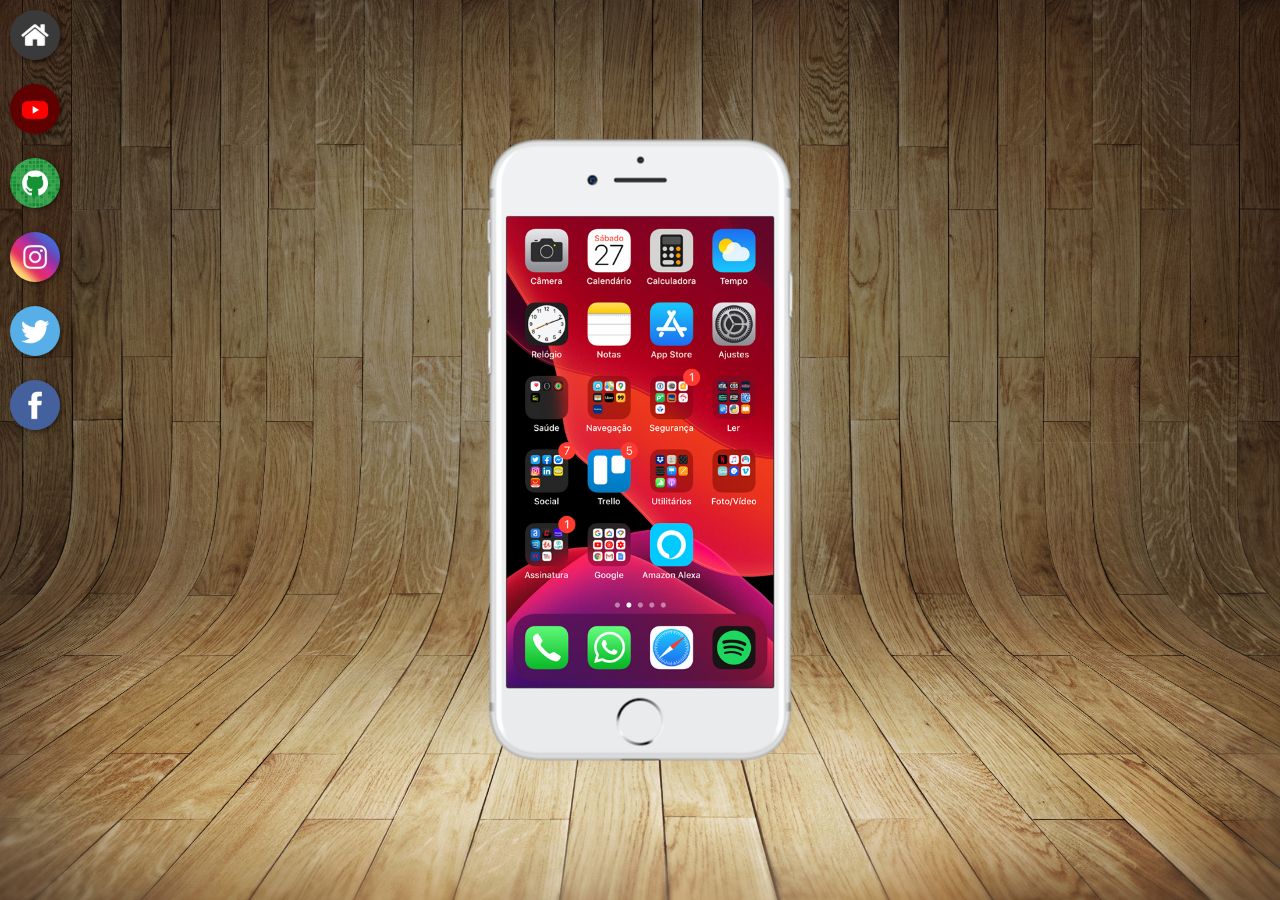
<file: index.html>
<!DOCTYPE html>
<html lang="pt-br">
<head>
    <meta charset="UTF-8">
    <meta name="viewport" content="width=device-width, initial-scale=1.0">
    <link rel="shortcut icon" href="favicon.ico" type="image/x-icon">
    <title>Projeto Redes Sociaís</title>
    <link rel="stylesheet" href="./estilos/style.css">
</head>
<body>
    <main>
        <section id="telefone">
            <iframe src="redes/home.html" frameborder="0" name="tela" id="tela">
                Navegador não é copátivel com isso!
            </iframe>
        </section>
        <section id="redes-socias">

                <a href="redes/home.html" target="tela"><img src="imagens/logo-home.jpg" alt="Home"></a><br>

                <a href="redes/youtube.html" target="tela"><img src="imagens/logo-youtube.jpg" alt="Youtube"></a><br>

                <a href="redes/github.html" target="tela"><img src="imagens/logo-github.jpg" alt="GitHub"></a><br>

                <a href="redes/instagram.html" target="tela"><img src="imagens/logo-instagram.jpg" alt="Instagram"></a><br>

               <a href="redes/twitter.html" target="tela"><img src="imagens/logo-twitter.jpg" alt="Twitter"></a><br>

                <a href="redes/facebook.html" target="tela"> <img src="imagens/logo-facebook.jpg" alt="Facebook"></a>

        </section>
    </main>
</body>
</html>
</file>
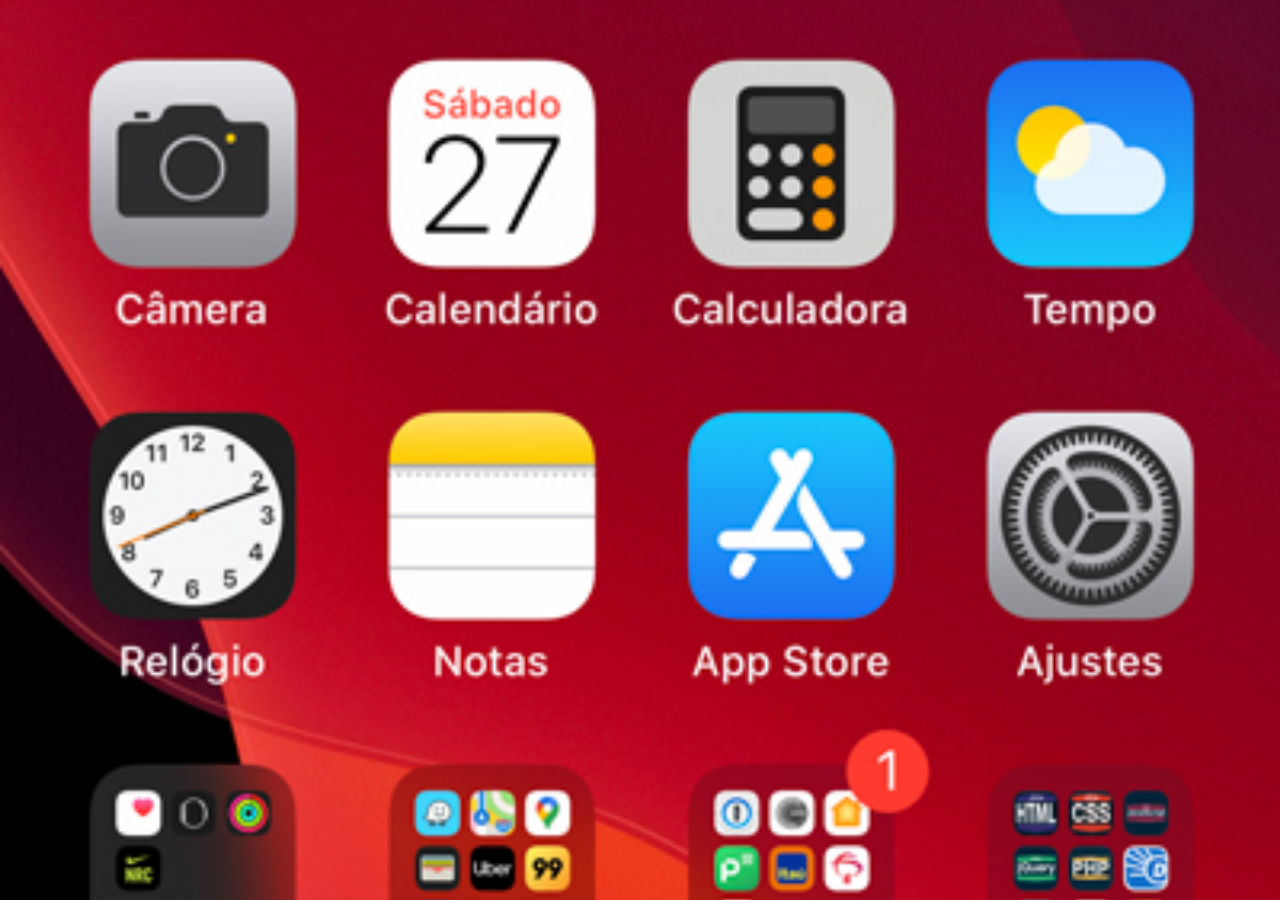
<file: home.html>
<!DOCTYPE html>
<html lang="pt-br">
<head>
    <meta charset="UTF-8">
    <meta name="viewport" content="width=device-width, initial-scale=1.0">
    <title>Home</title>
    <style>
        * {
            margin: 0;
            padding: 0;
        }

        body {
            height: 100vh;
            width: 100vw;
            background: black url(imagens/tela-home.jpg) no-repeat top center;
            background-size: cover;
        }
    </style>
</head>
<body>
    
</body>
</html>
</file>
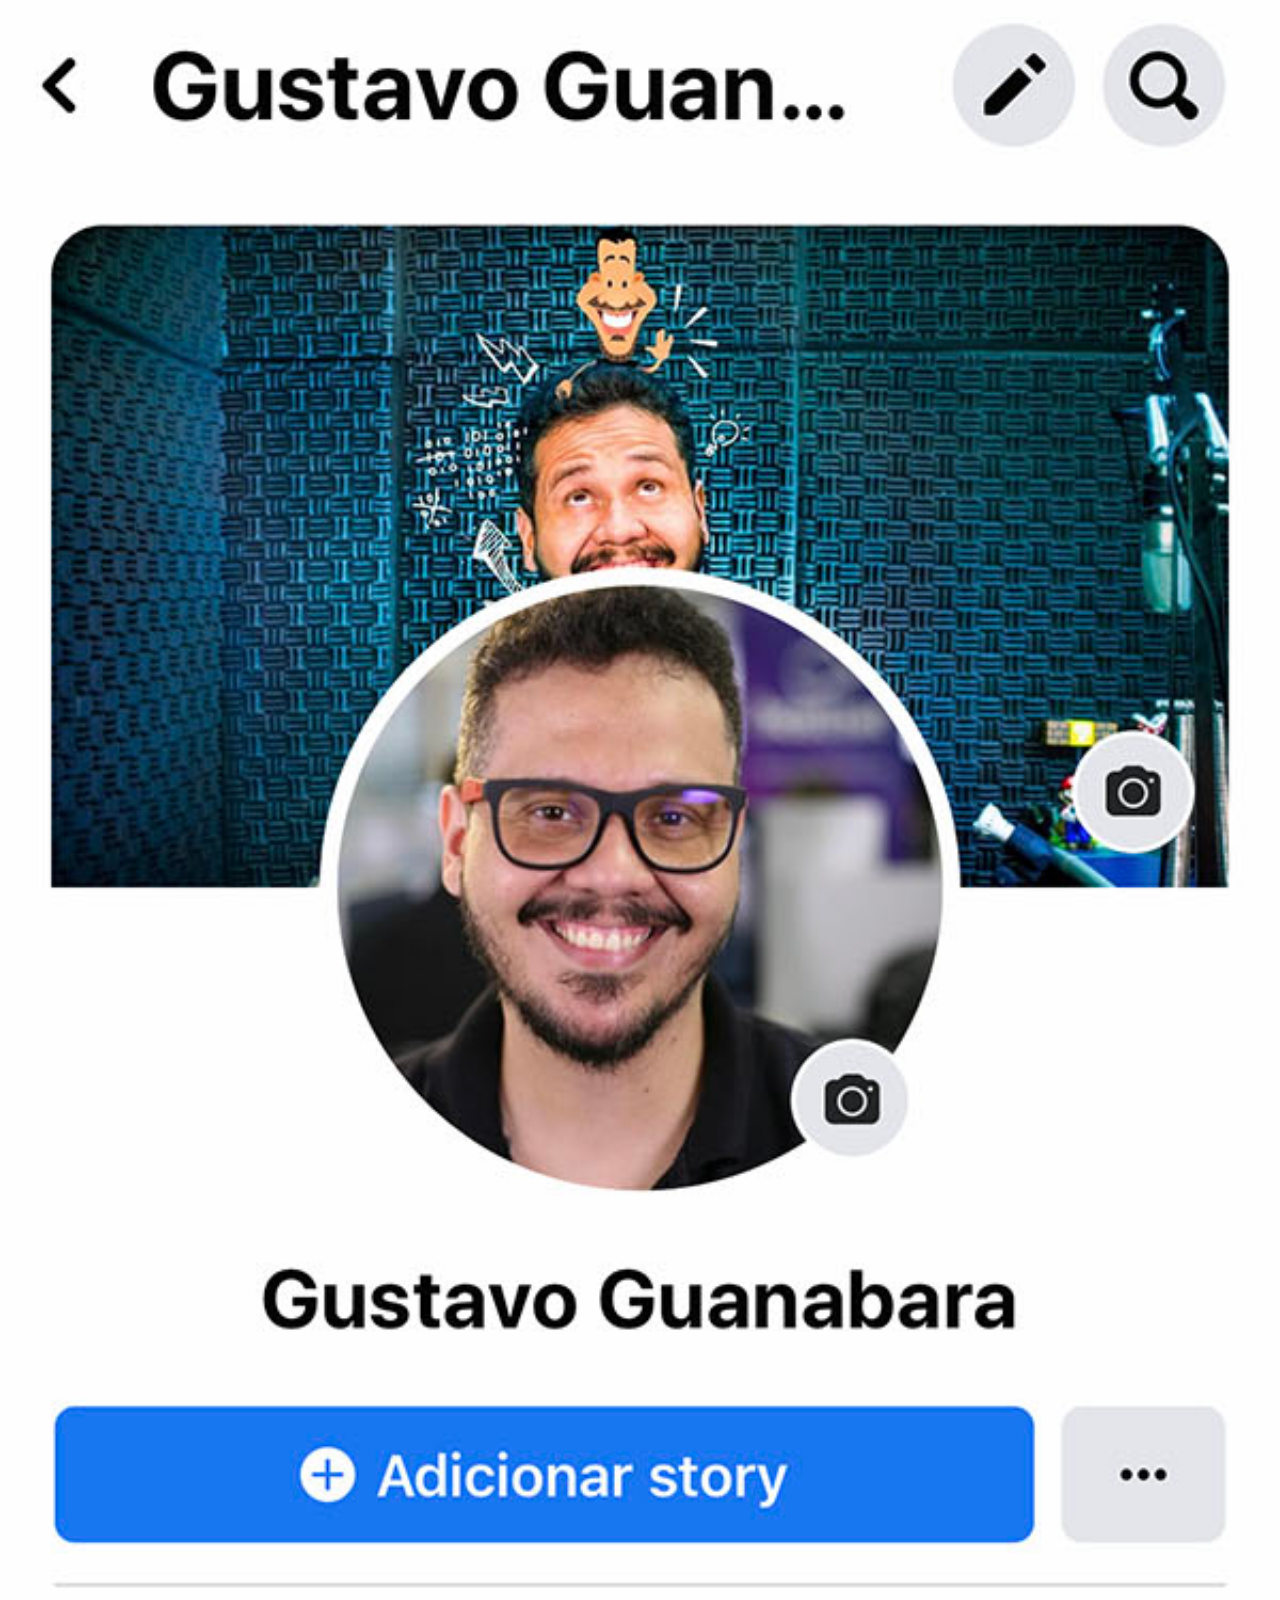
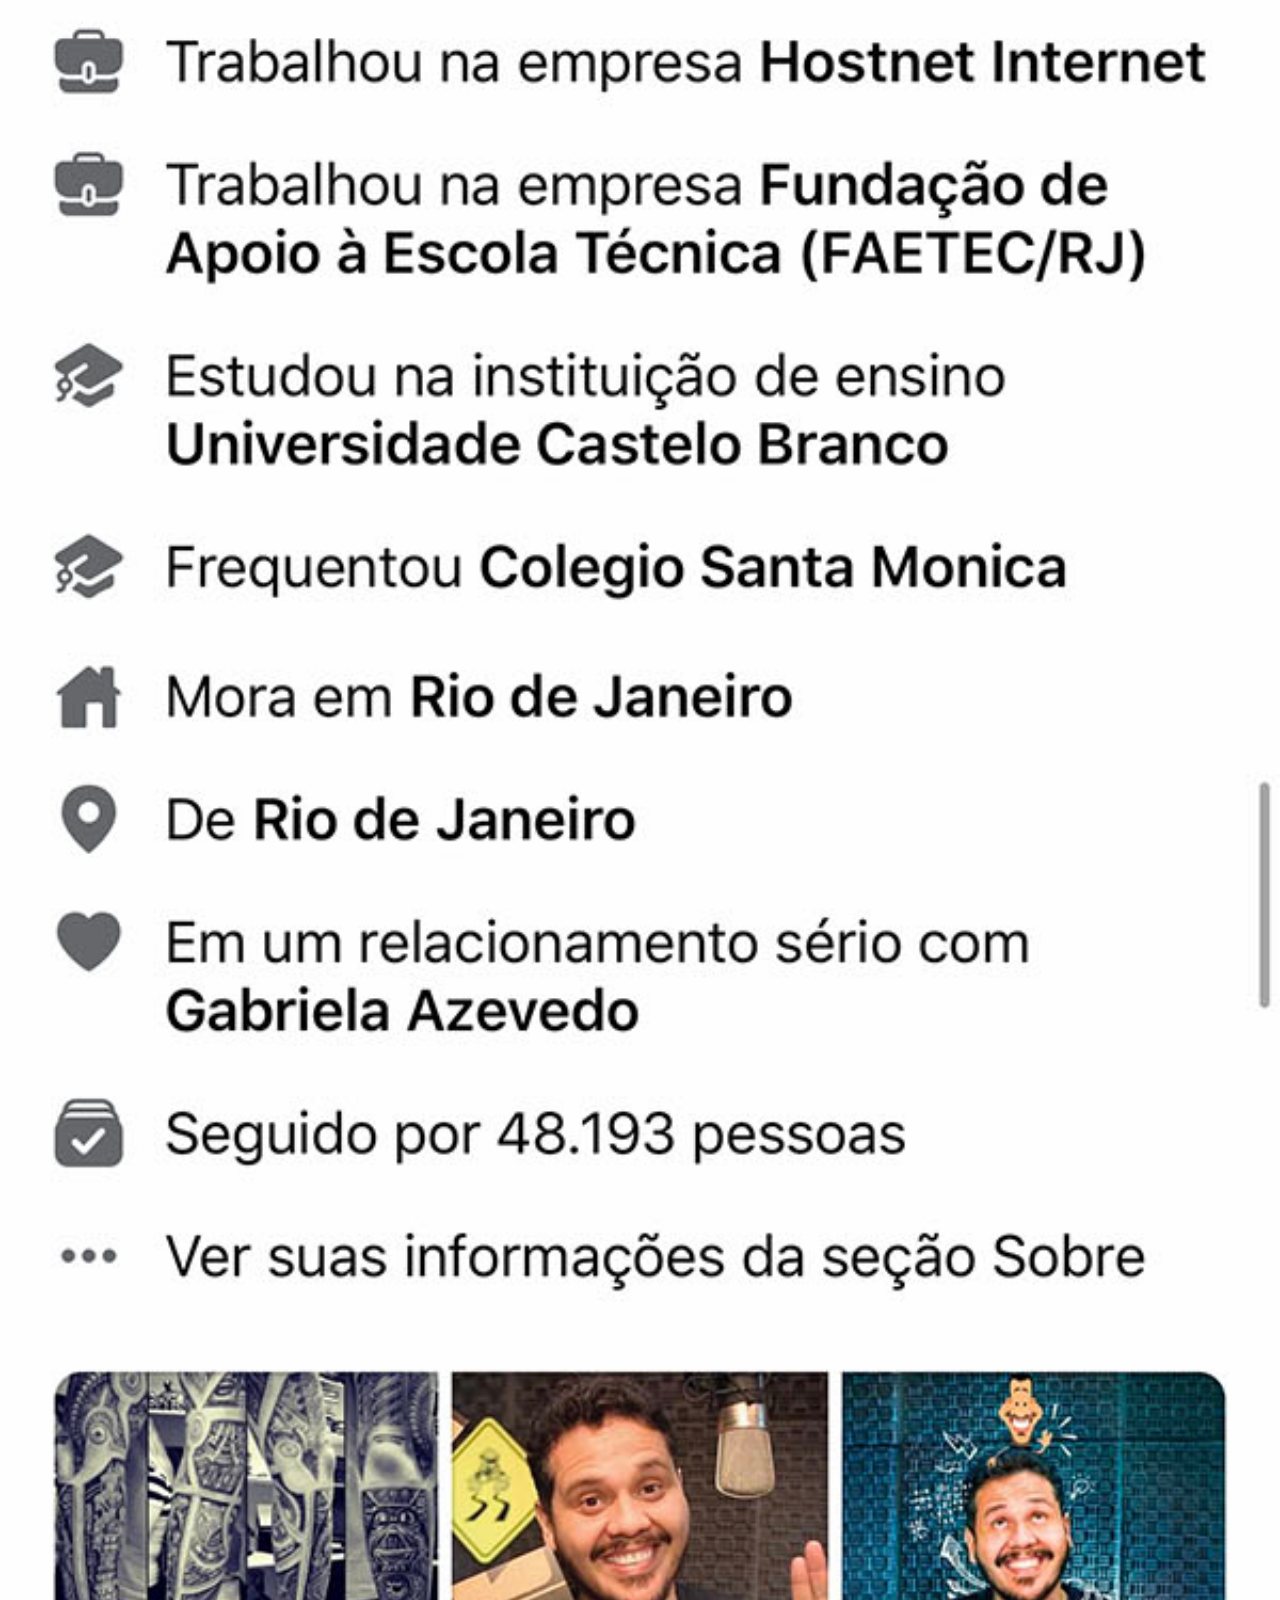
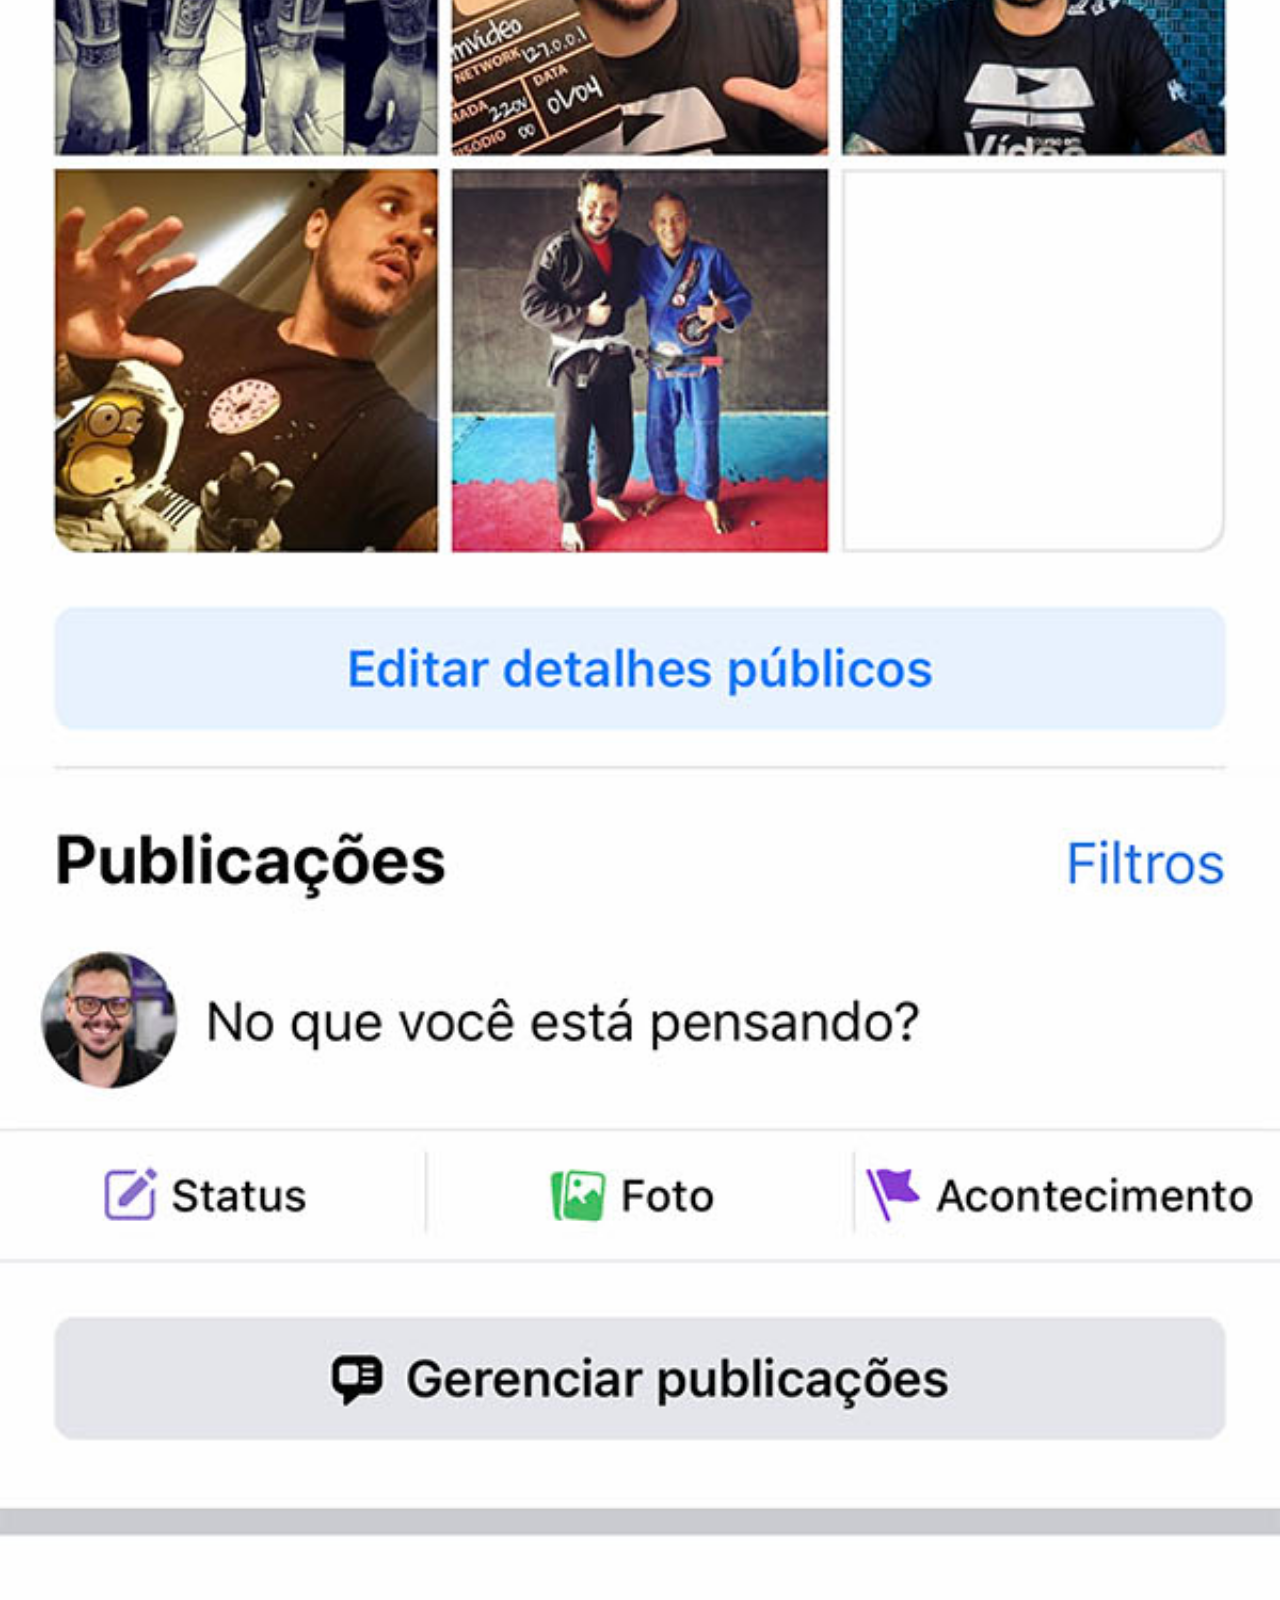
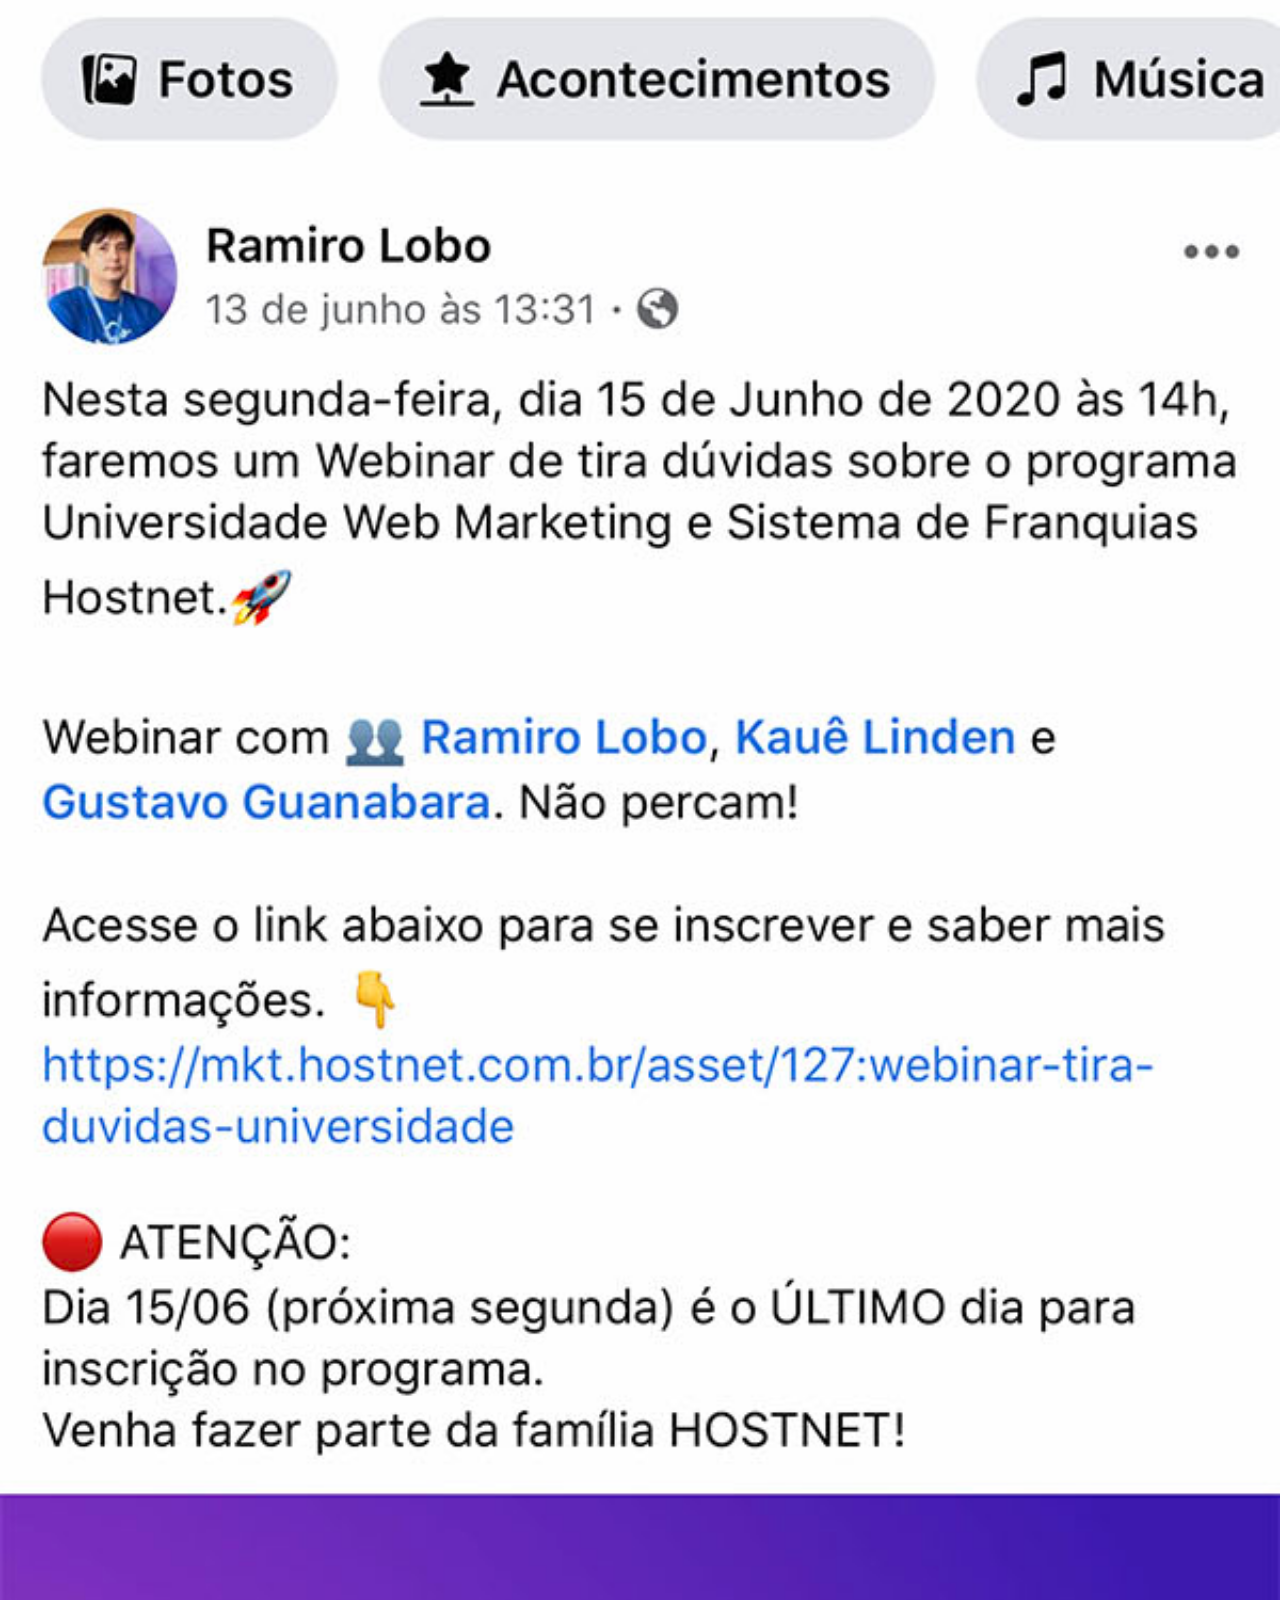
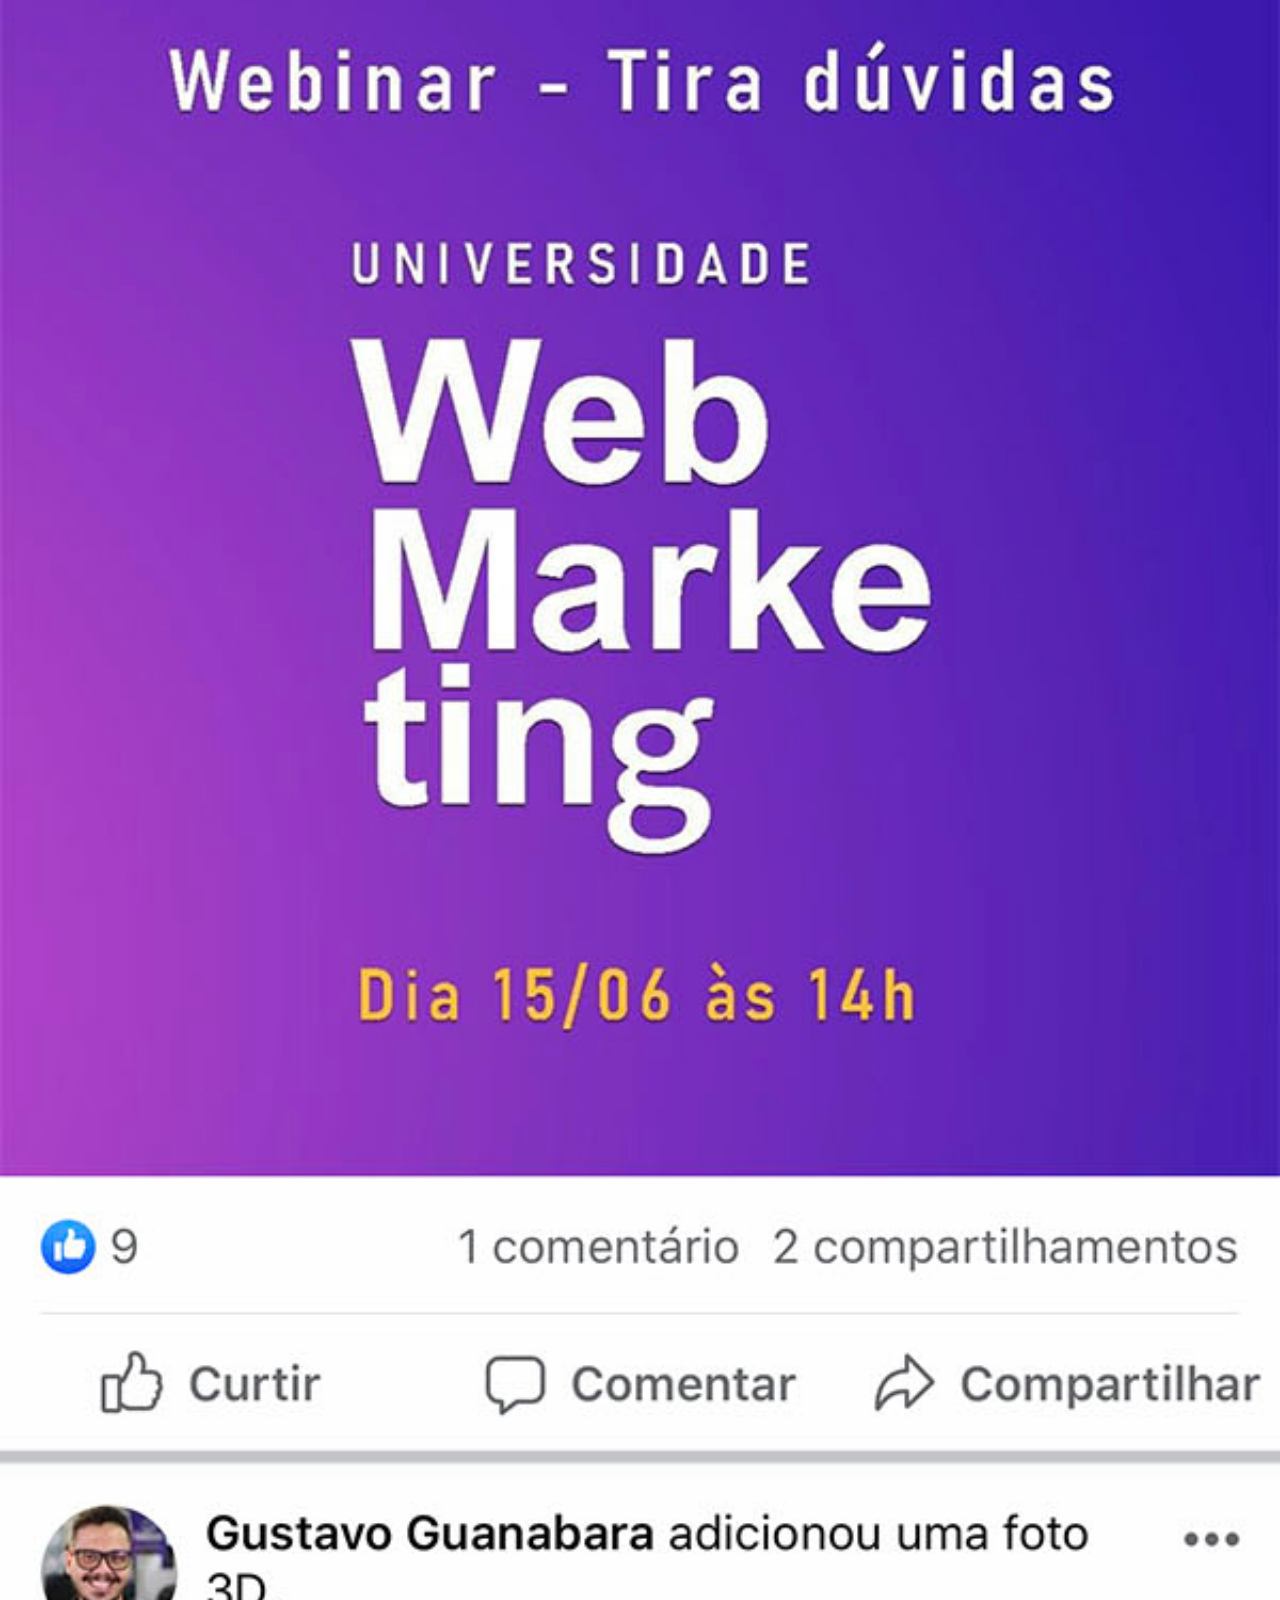
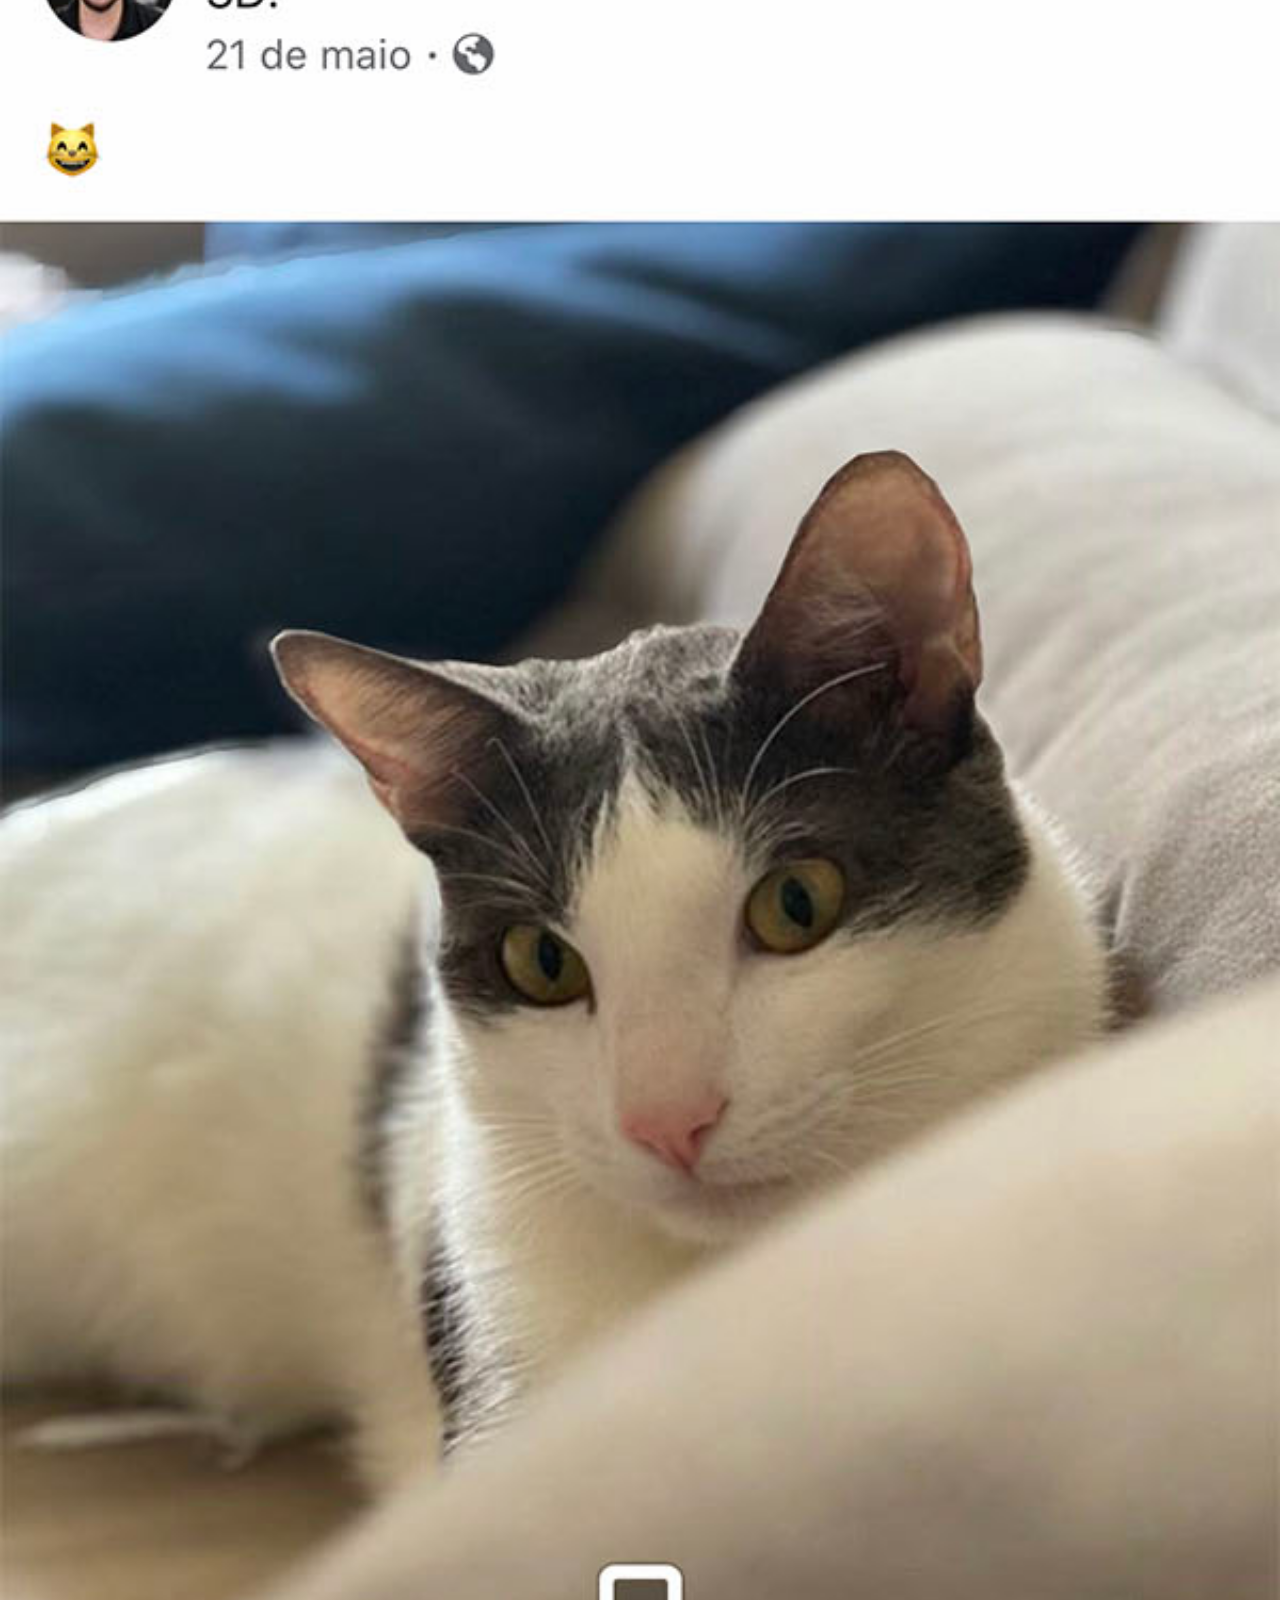
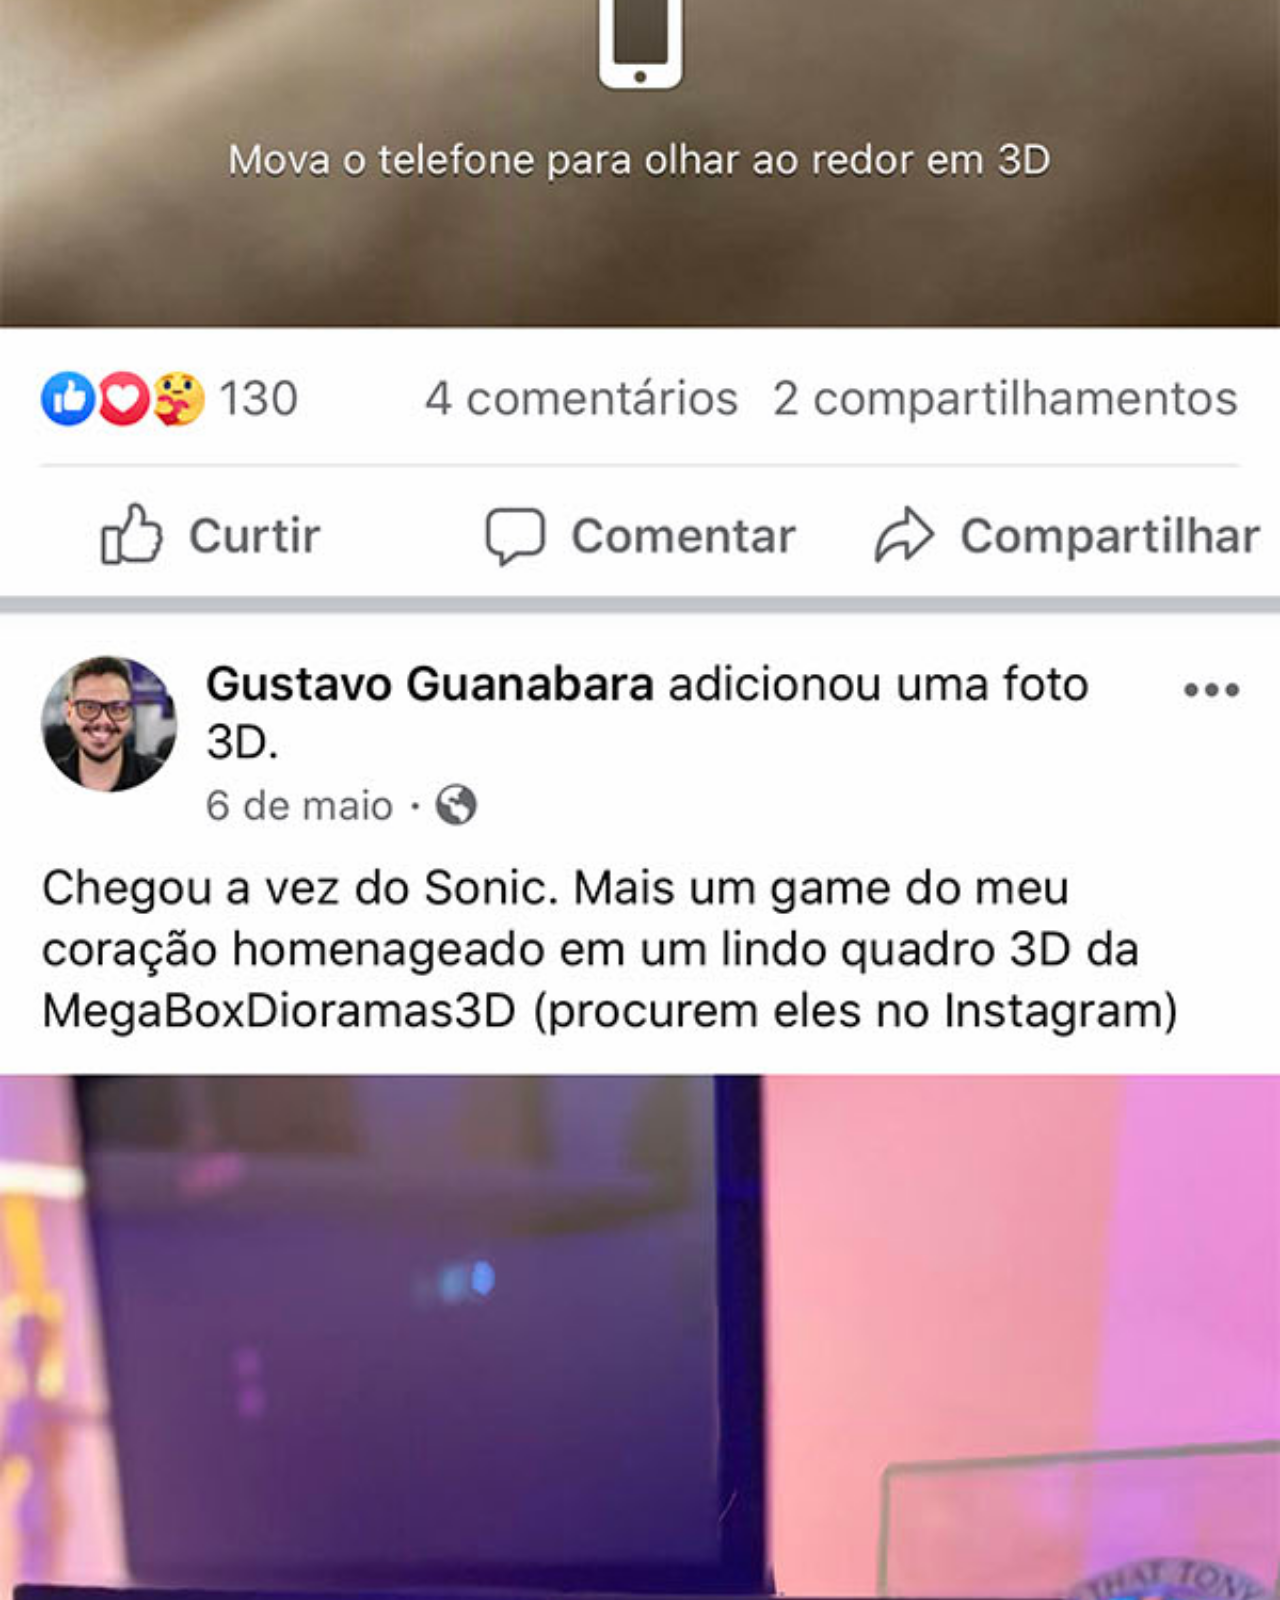
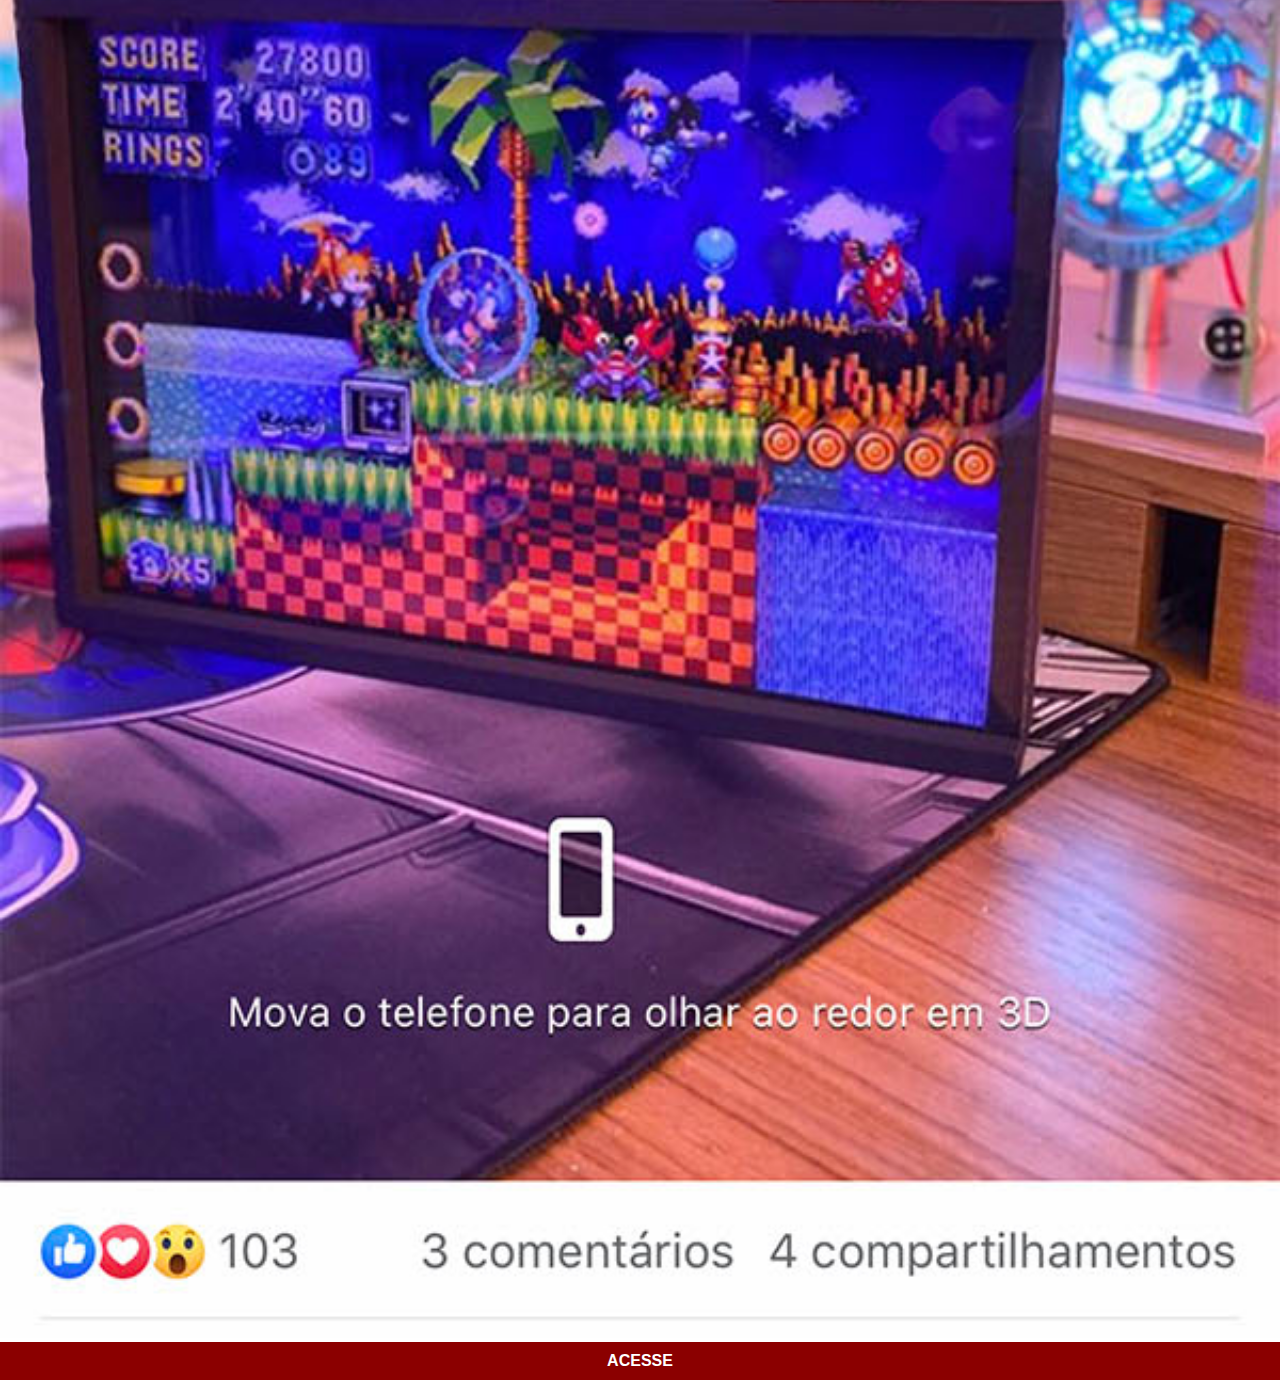
<file: redes/facebook.html>
<!DOCTYPE html>
<html lang="pt-br">
<head>
    <meta charset="UTF-8">
    <meta name="viewport" content="width=device-width, initial-scale=1.0">
    <title>Facebook</title>
    <link rel="stylesheet" href="../estilos/social.css">
</head>
<body>
    <img src="../imagens/tela-facebook.jpg" alt="Facebook">
    <a href="#" target="_blank">ACESSE</a>
</body>
</html>
</file>
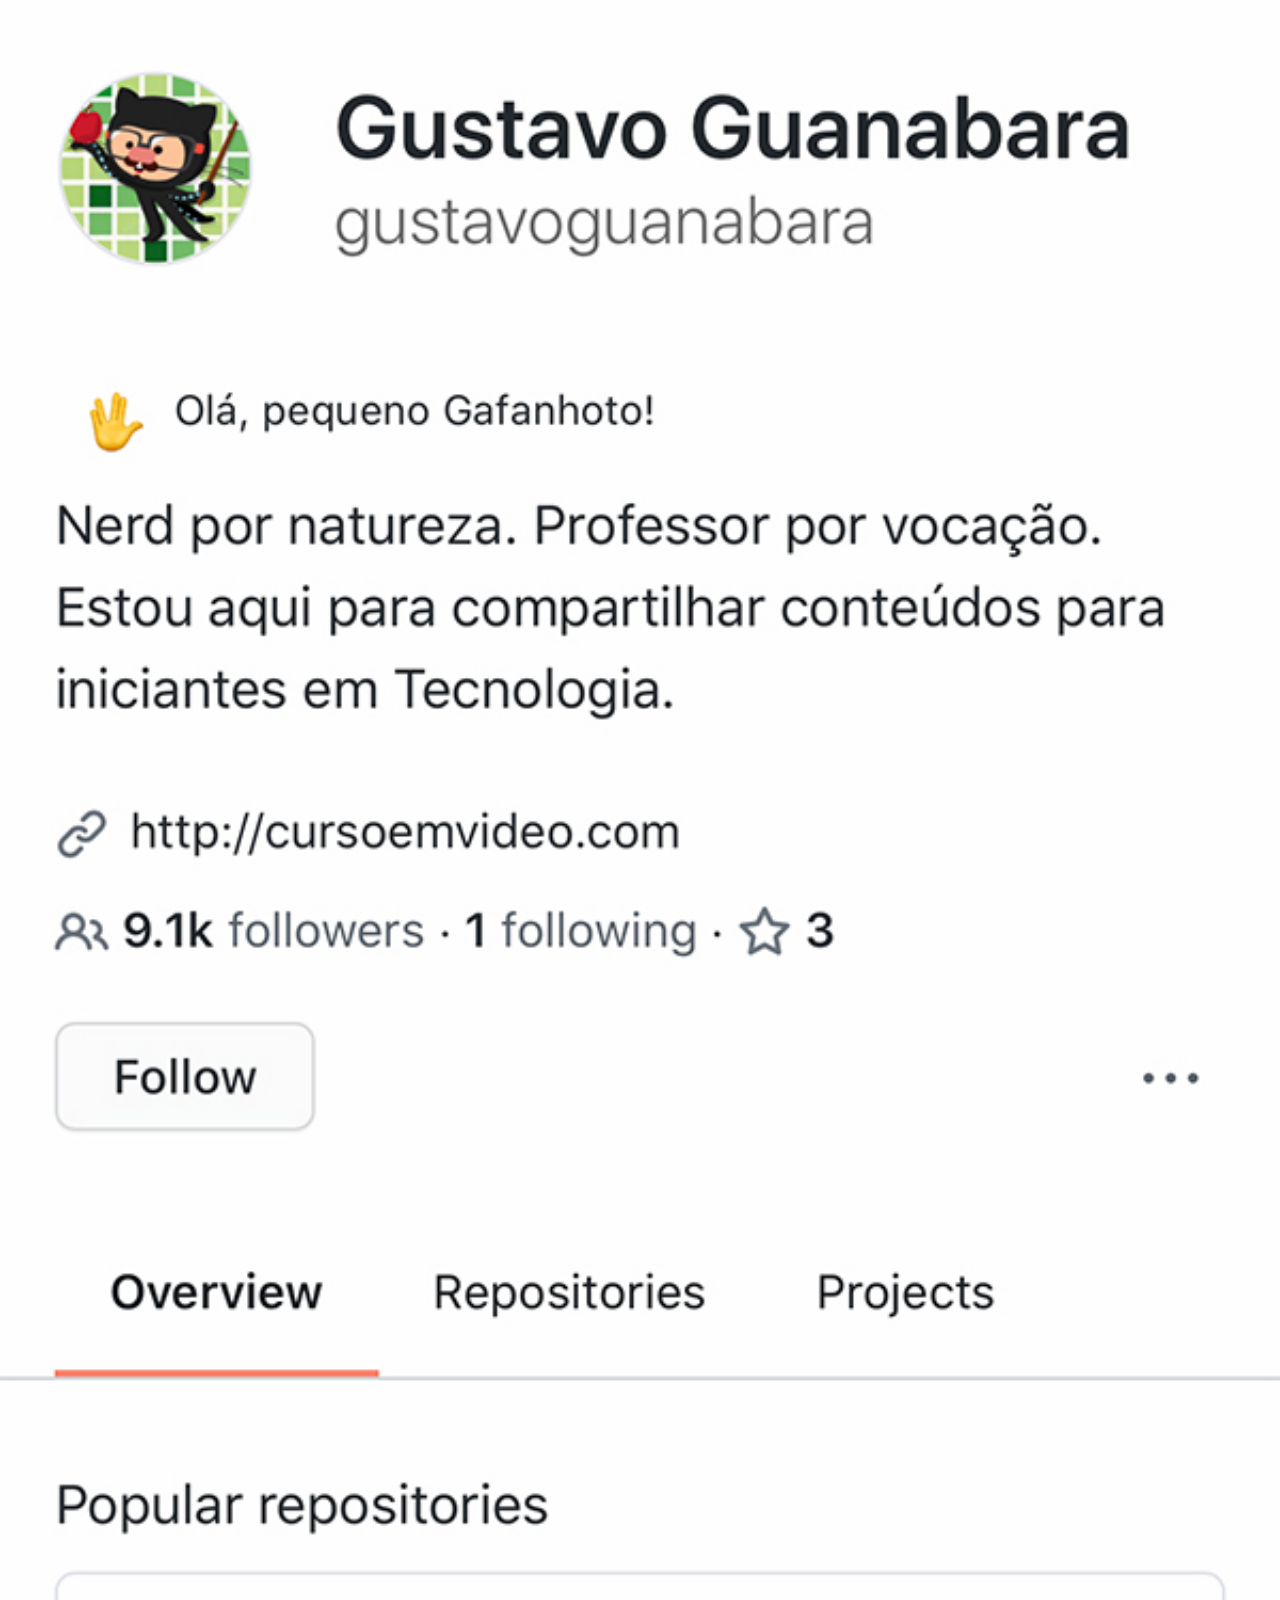
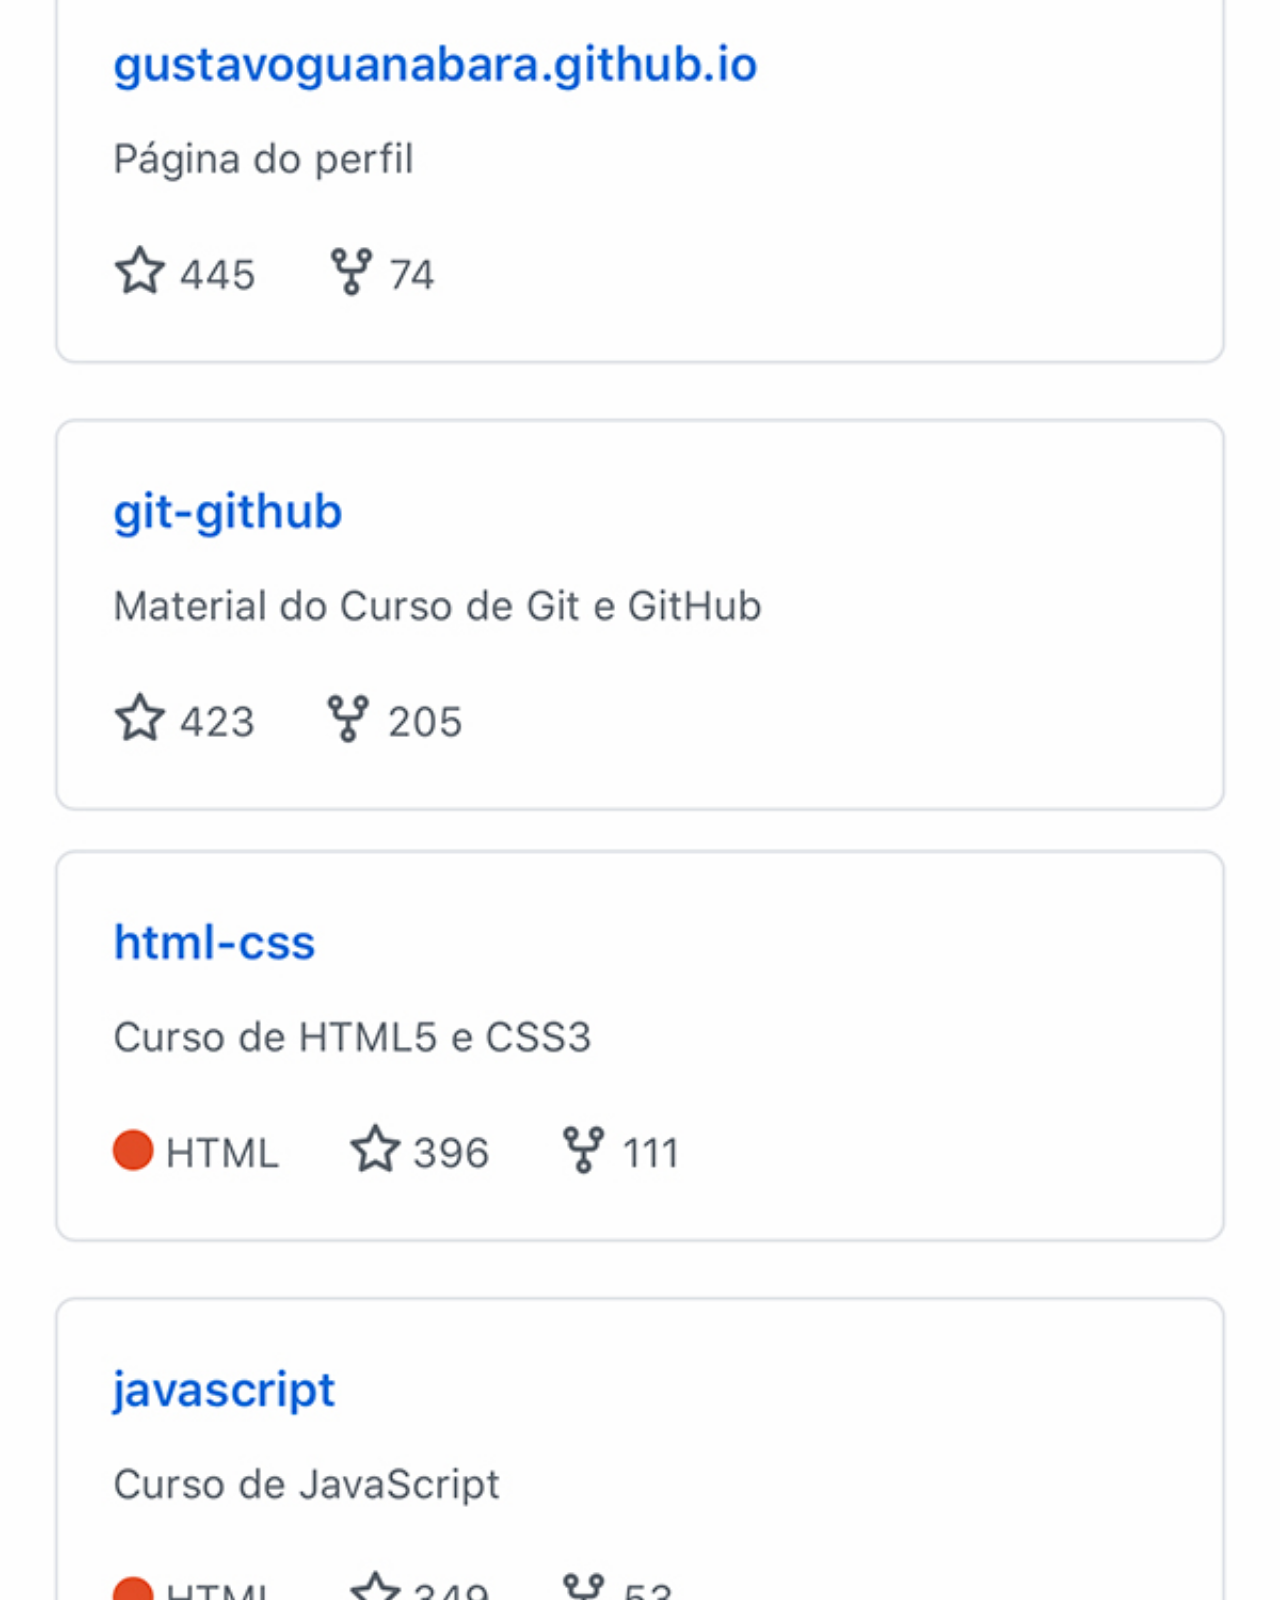
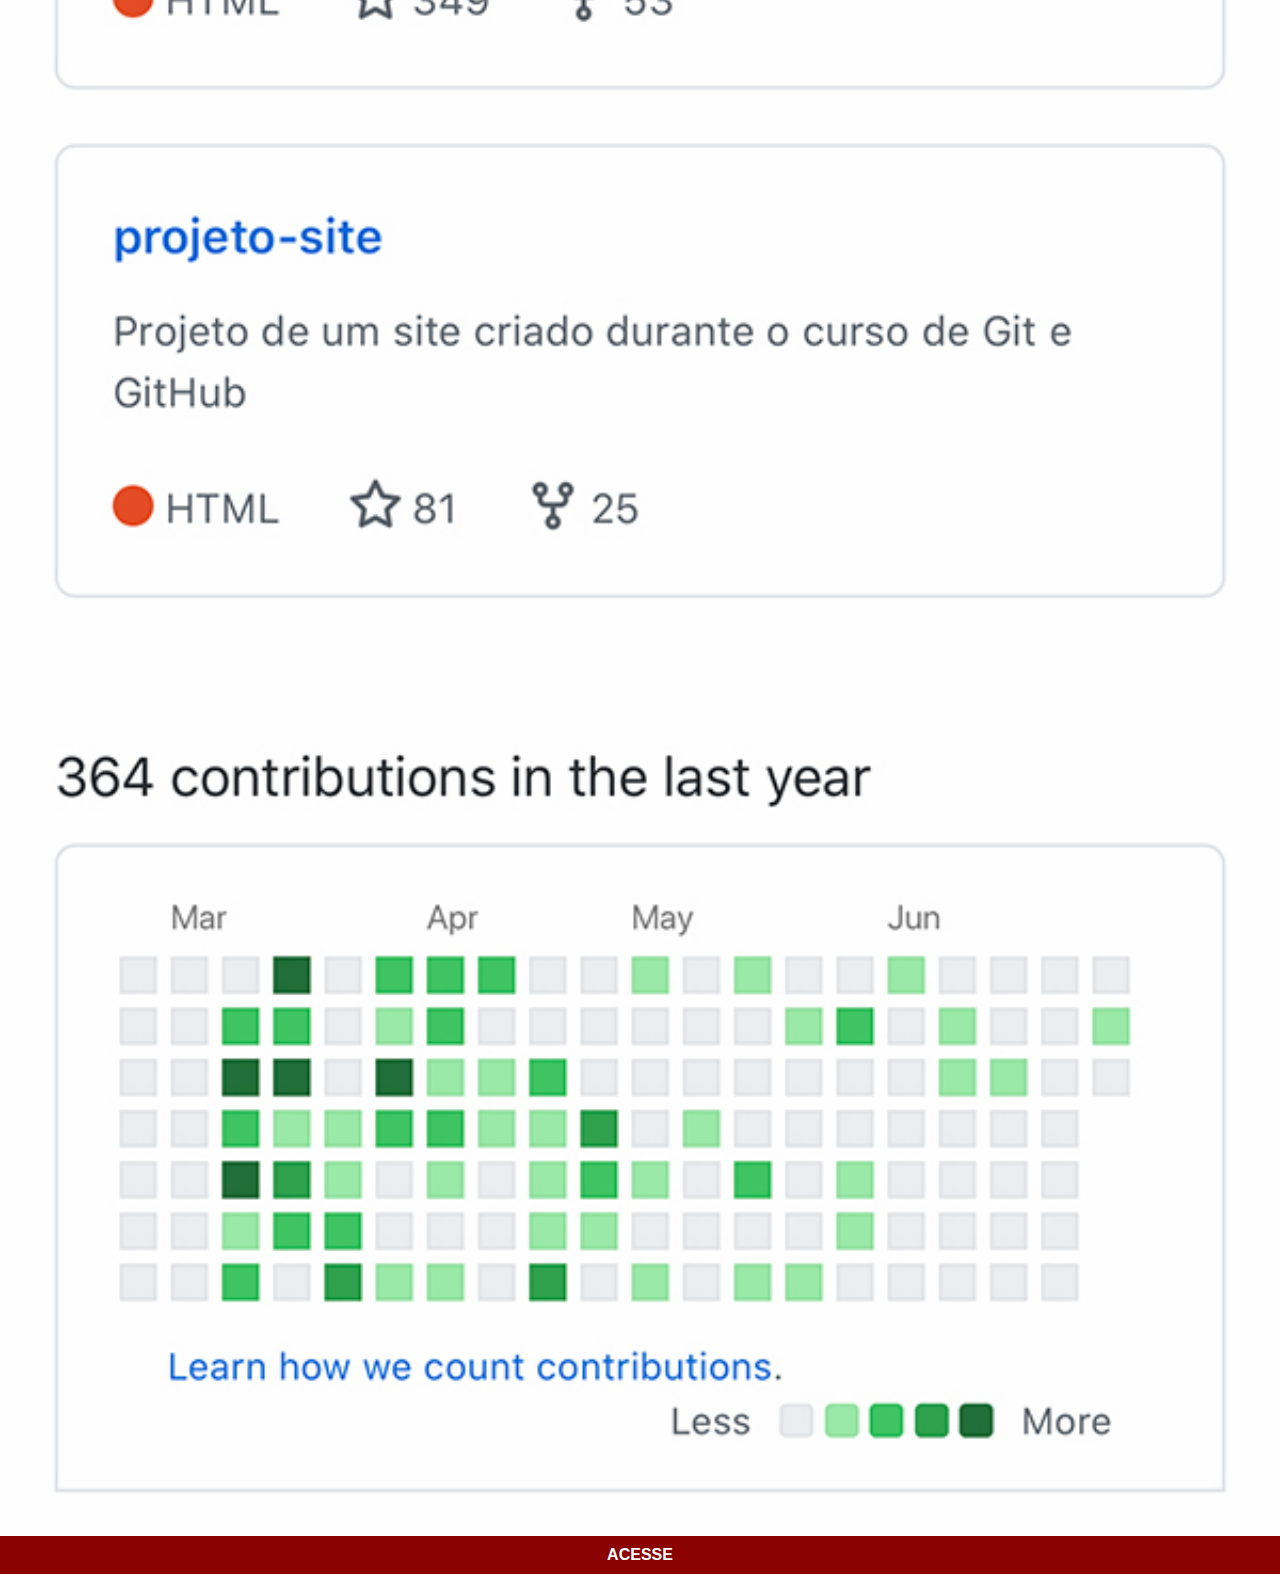
<file: redes/github.html>
<!DOCTYPE html>
<html lang="pt-br">
<head>
    <meta charset="UTF-8">
    <meta name="viewport" content="width=device-width, initial-scale=1.0">
    <title>GitHub</title>
    <link rel="stylesheet" href="../estilos/social.css">
</head>
<body>
    <img src="../imagens/tela-github.jpg" alt="GitHub">
    <a href="https://github.com/Gustavo-2027?tab=repositories" target="_blank">ACESSE</a>
</body>
</html>
</file>
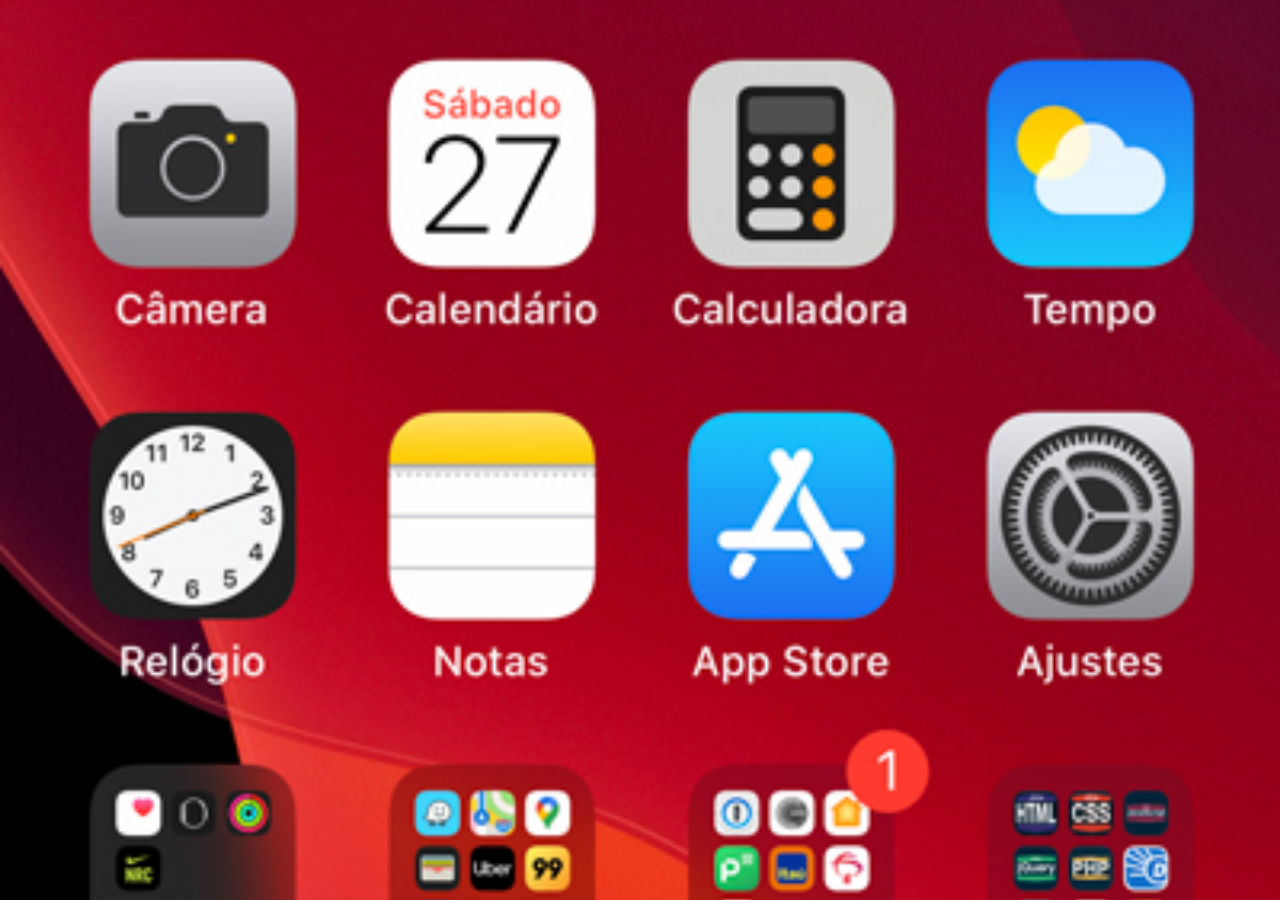
<file: redes/home.html>
<!DOCTYPE html>
<html lang="pt-br">
<head>
    <meta charset="UTF-8">
    <meta name="viewport" content="width=device-width, initial-scale=1.0">
    <title>Home</title>
    <style>
        * {
            margin: 0;
            padding: 0;
        }

        body {
            height: 100vh;
            width: 100vw;
            background: black url(../imagens/tela-home.jpg) no-repeat top center;
            background-size: cover;
        }
    </style>
</head>
<body>
    
</body>
</html>
</file>
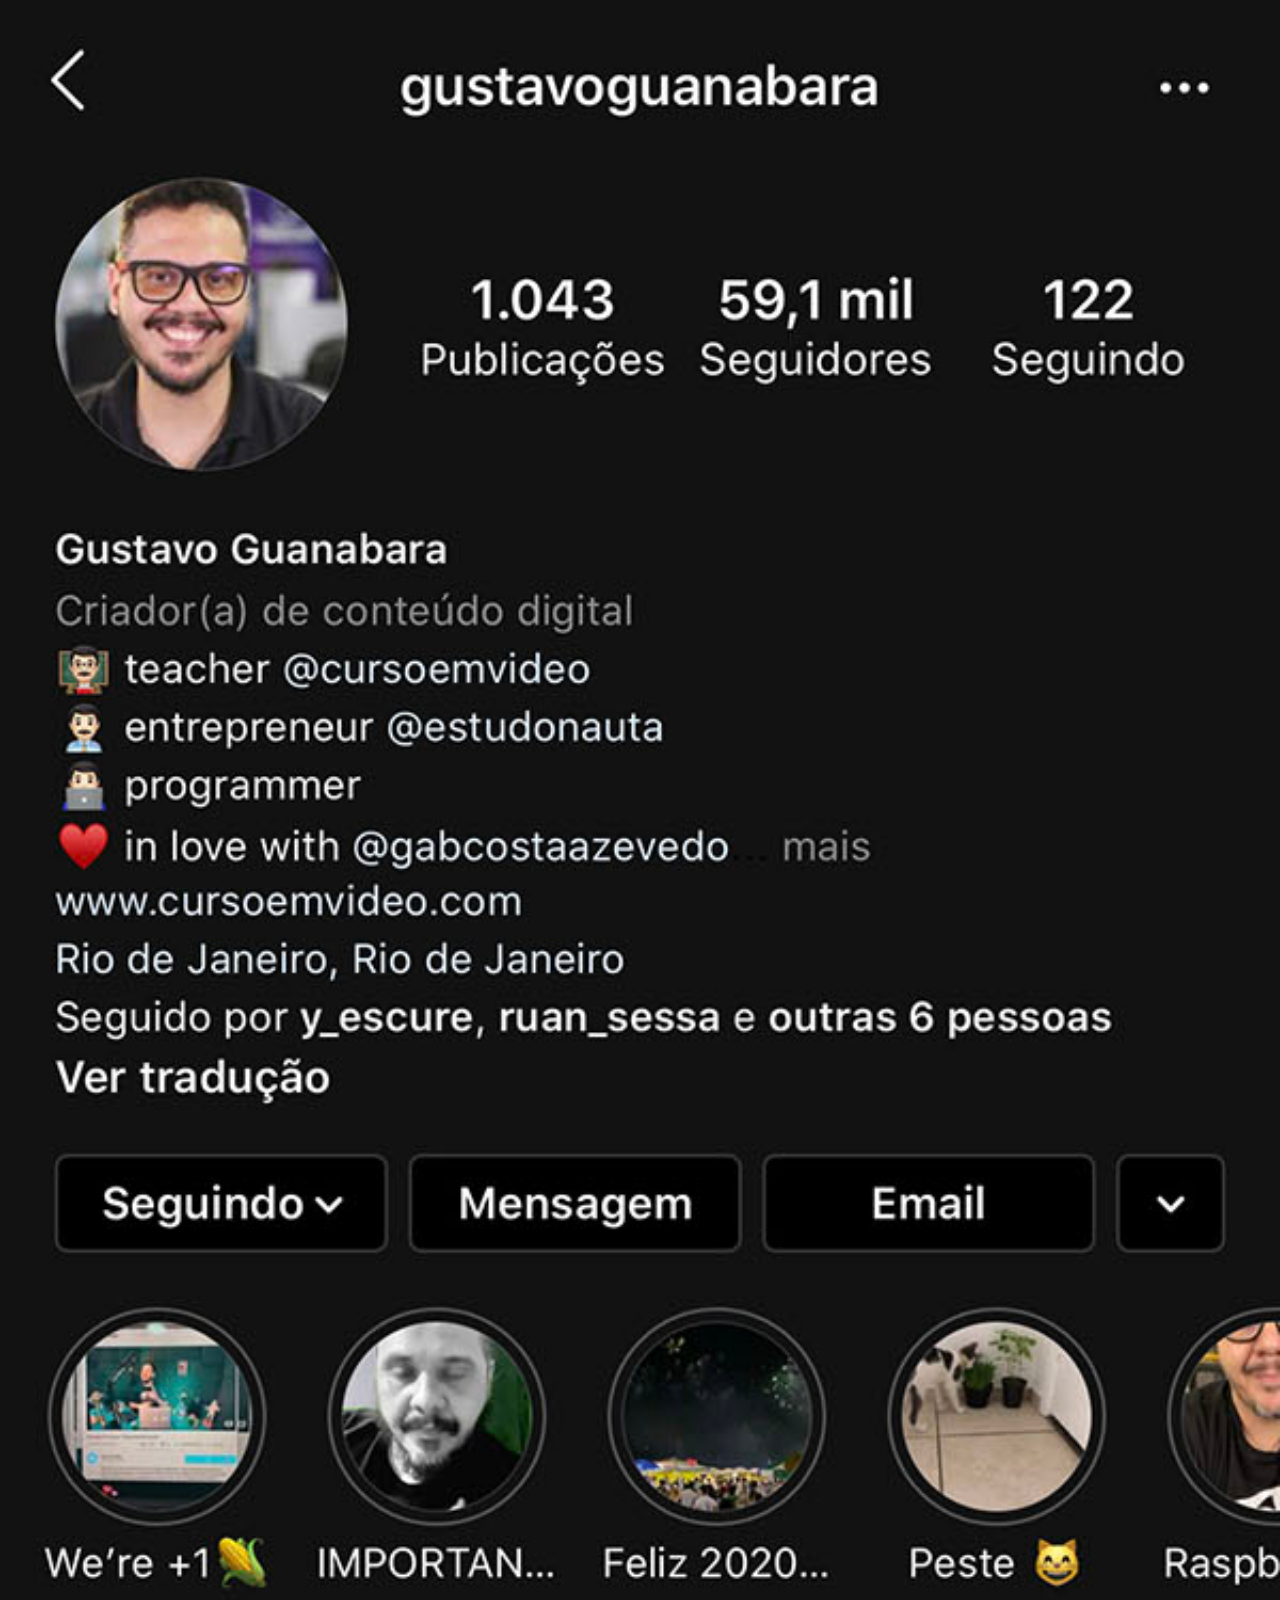
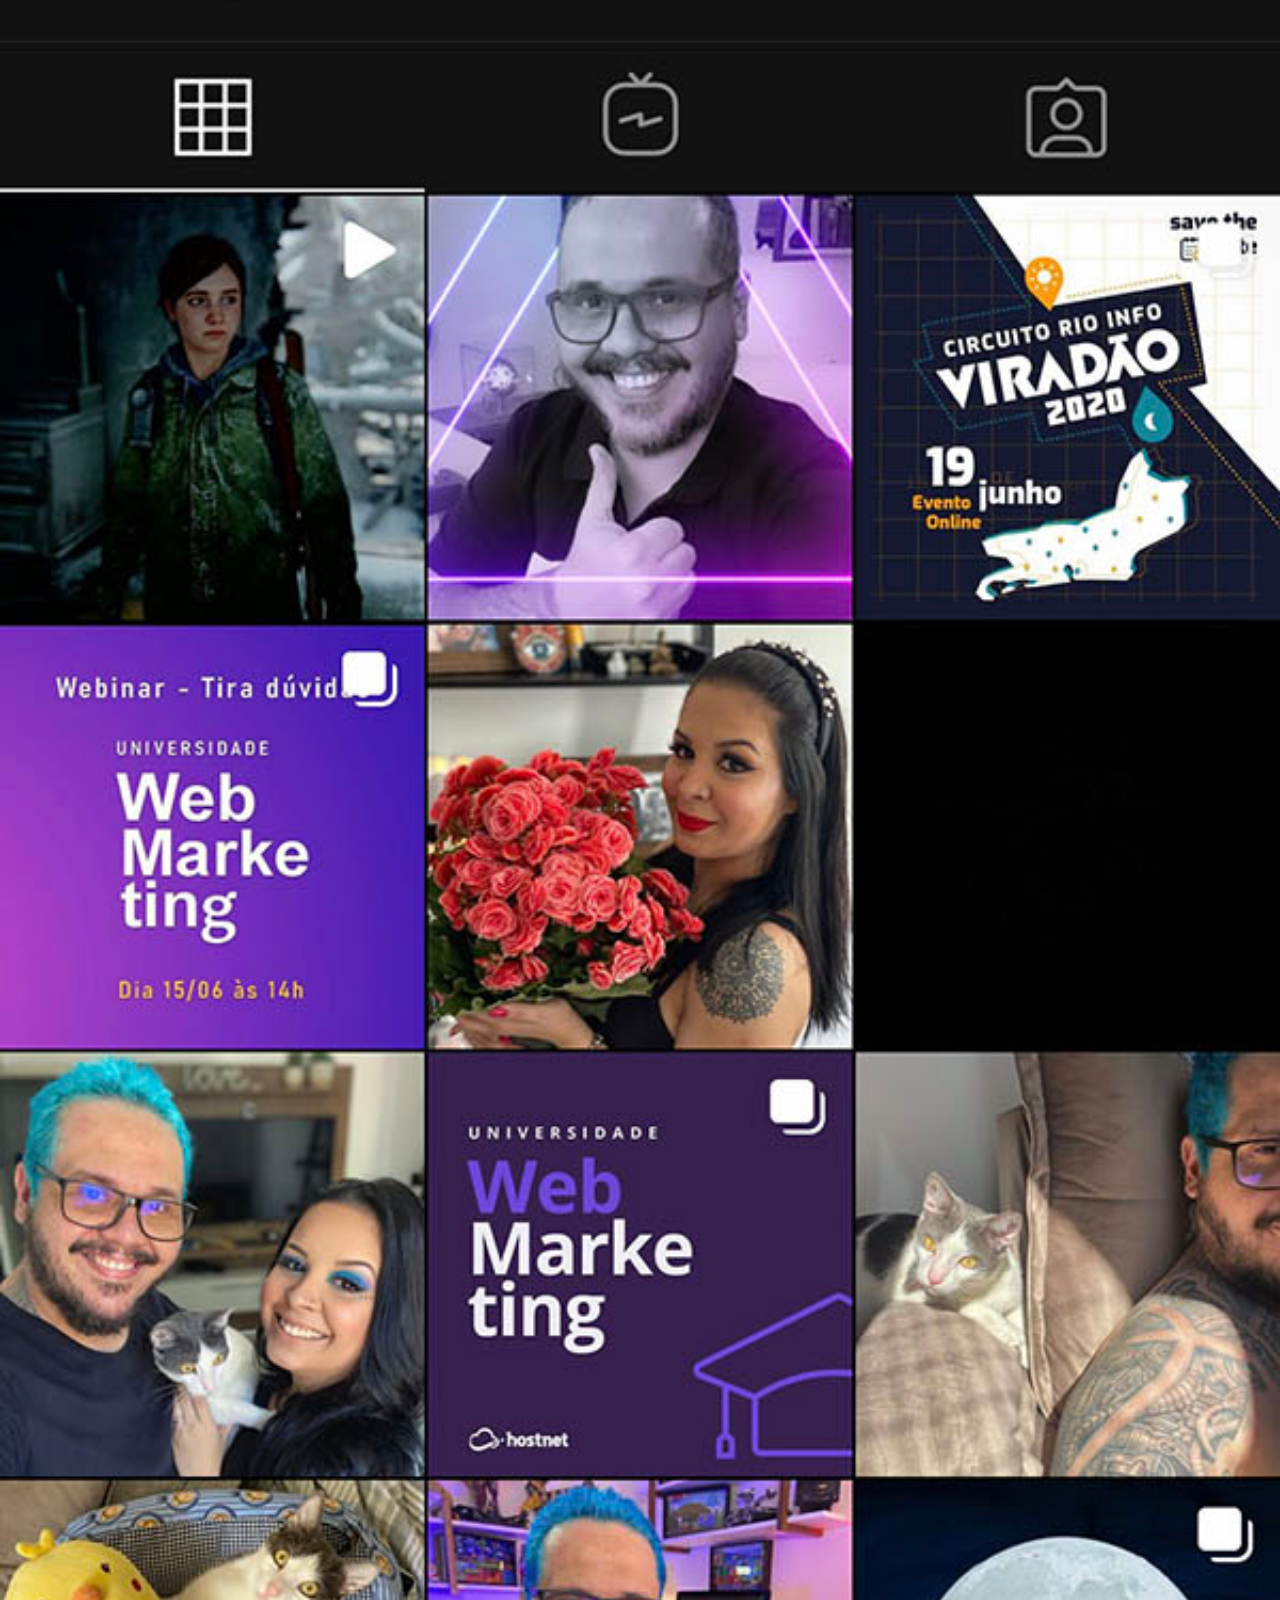
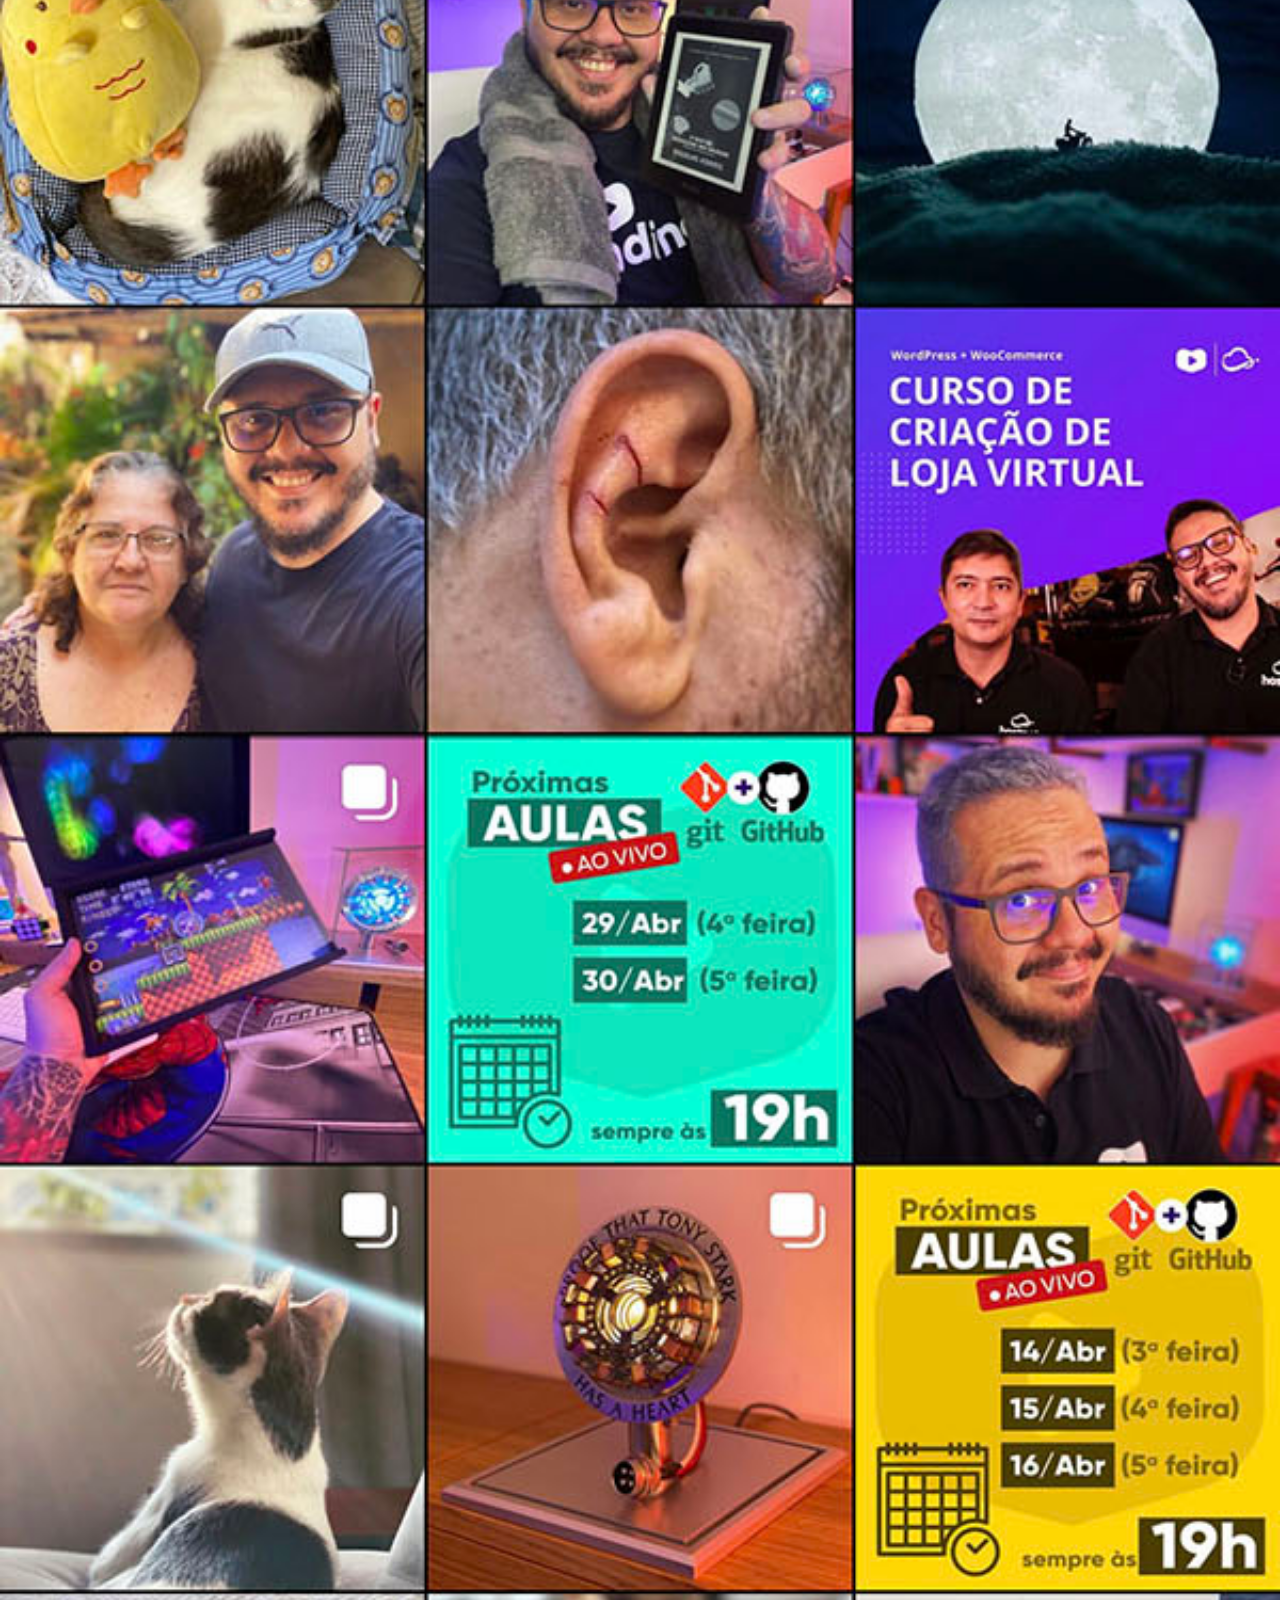
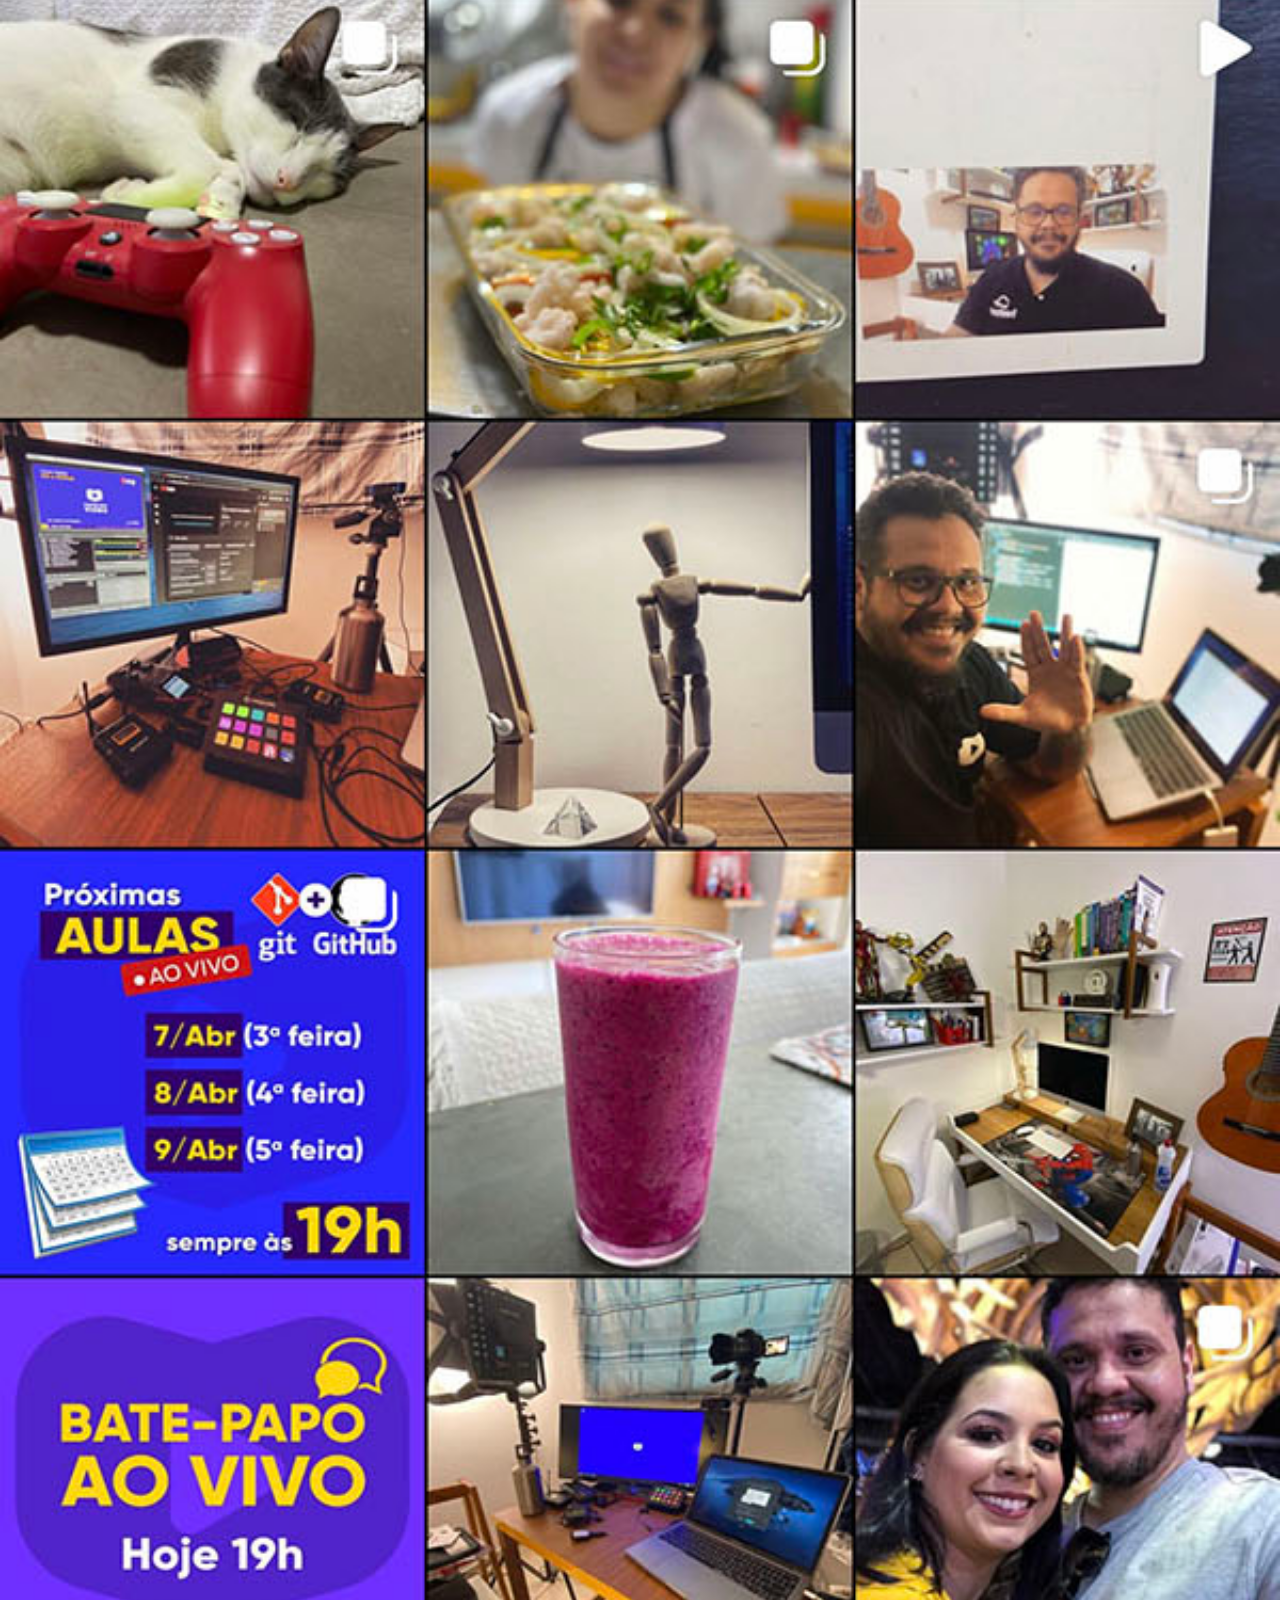
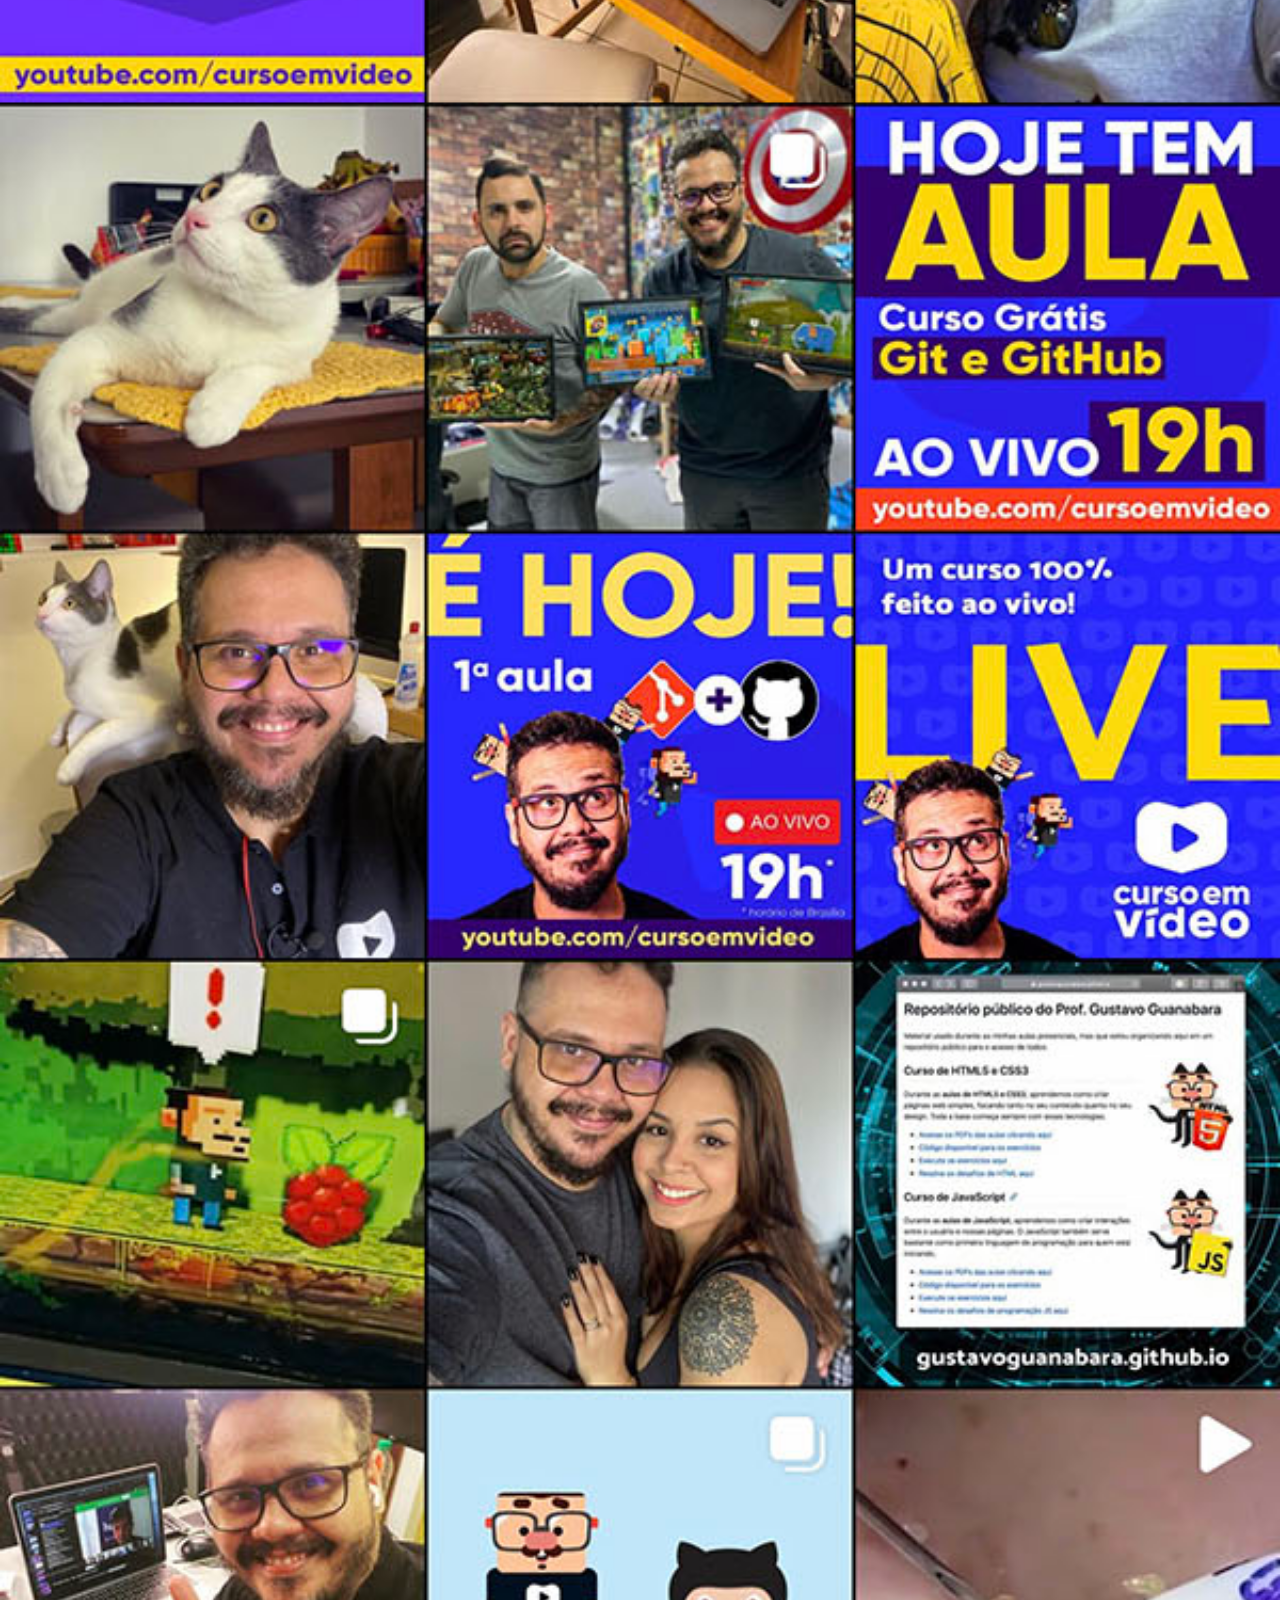
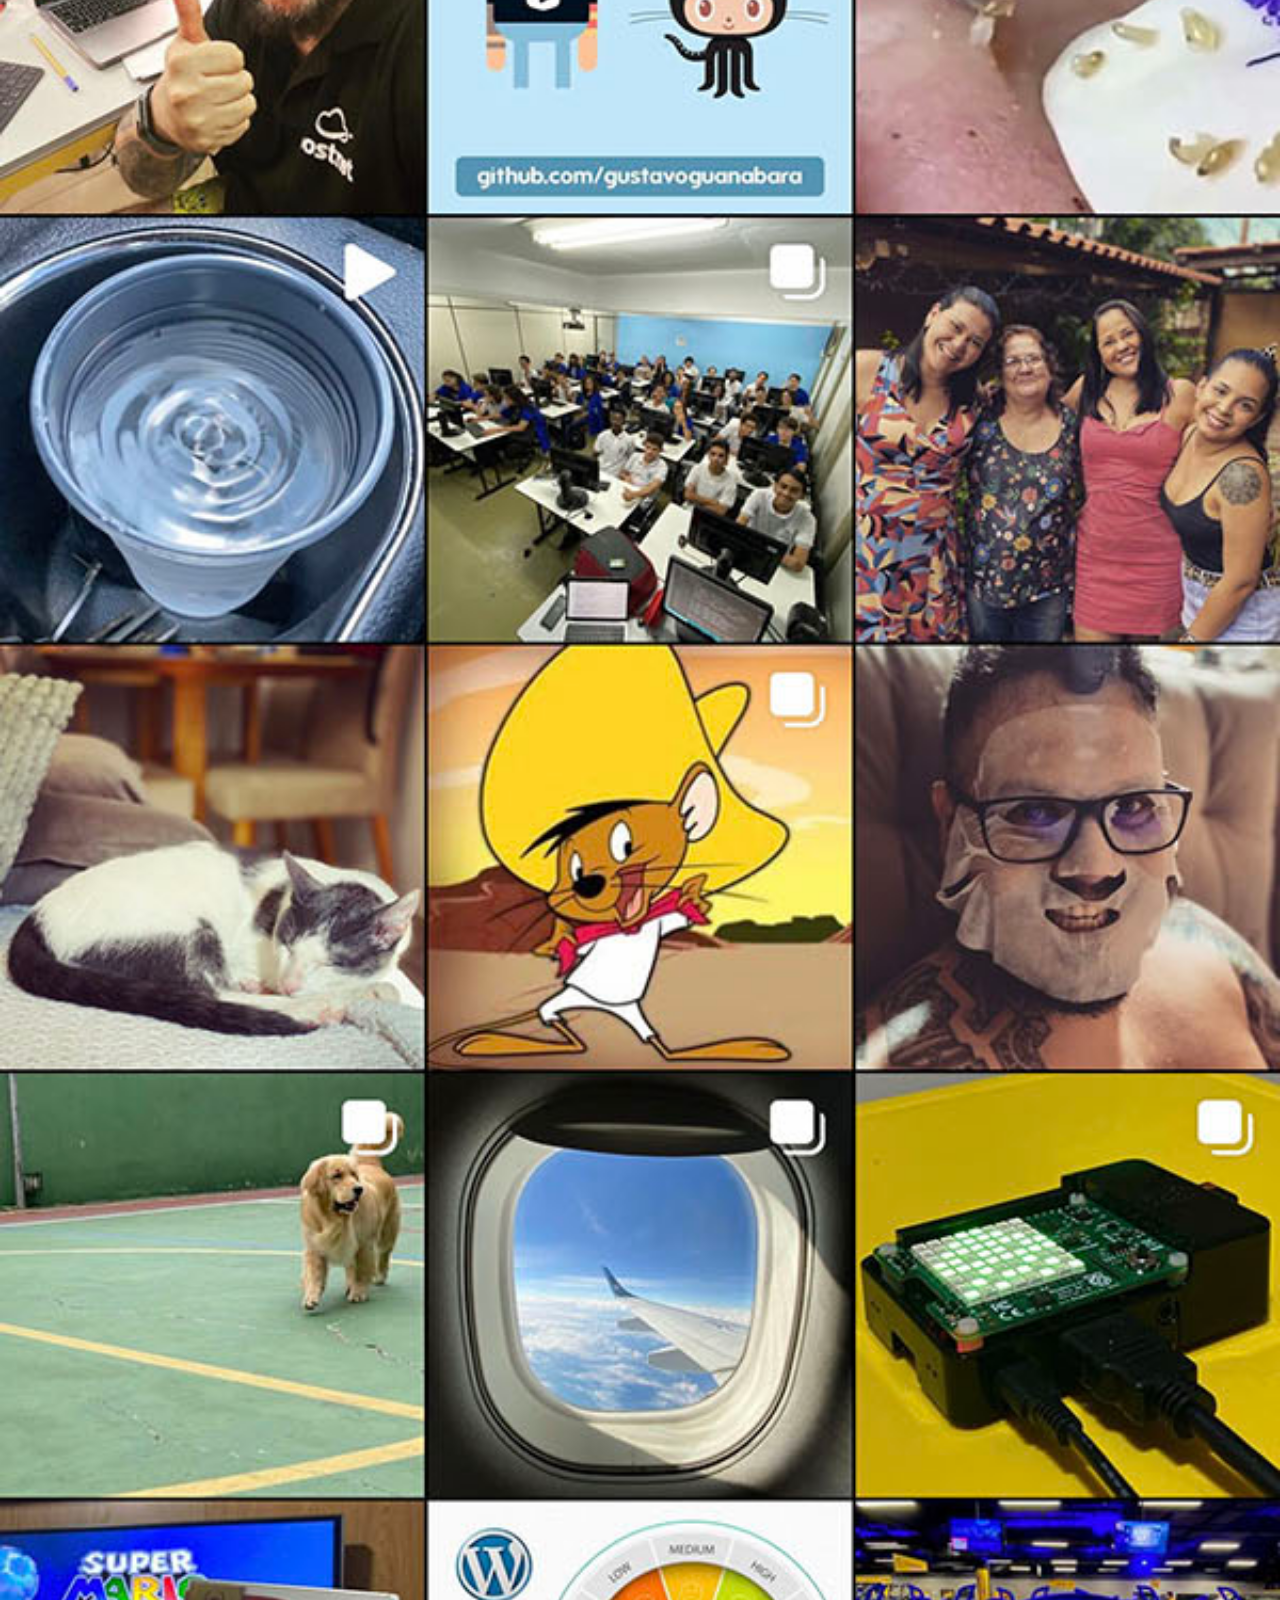
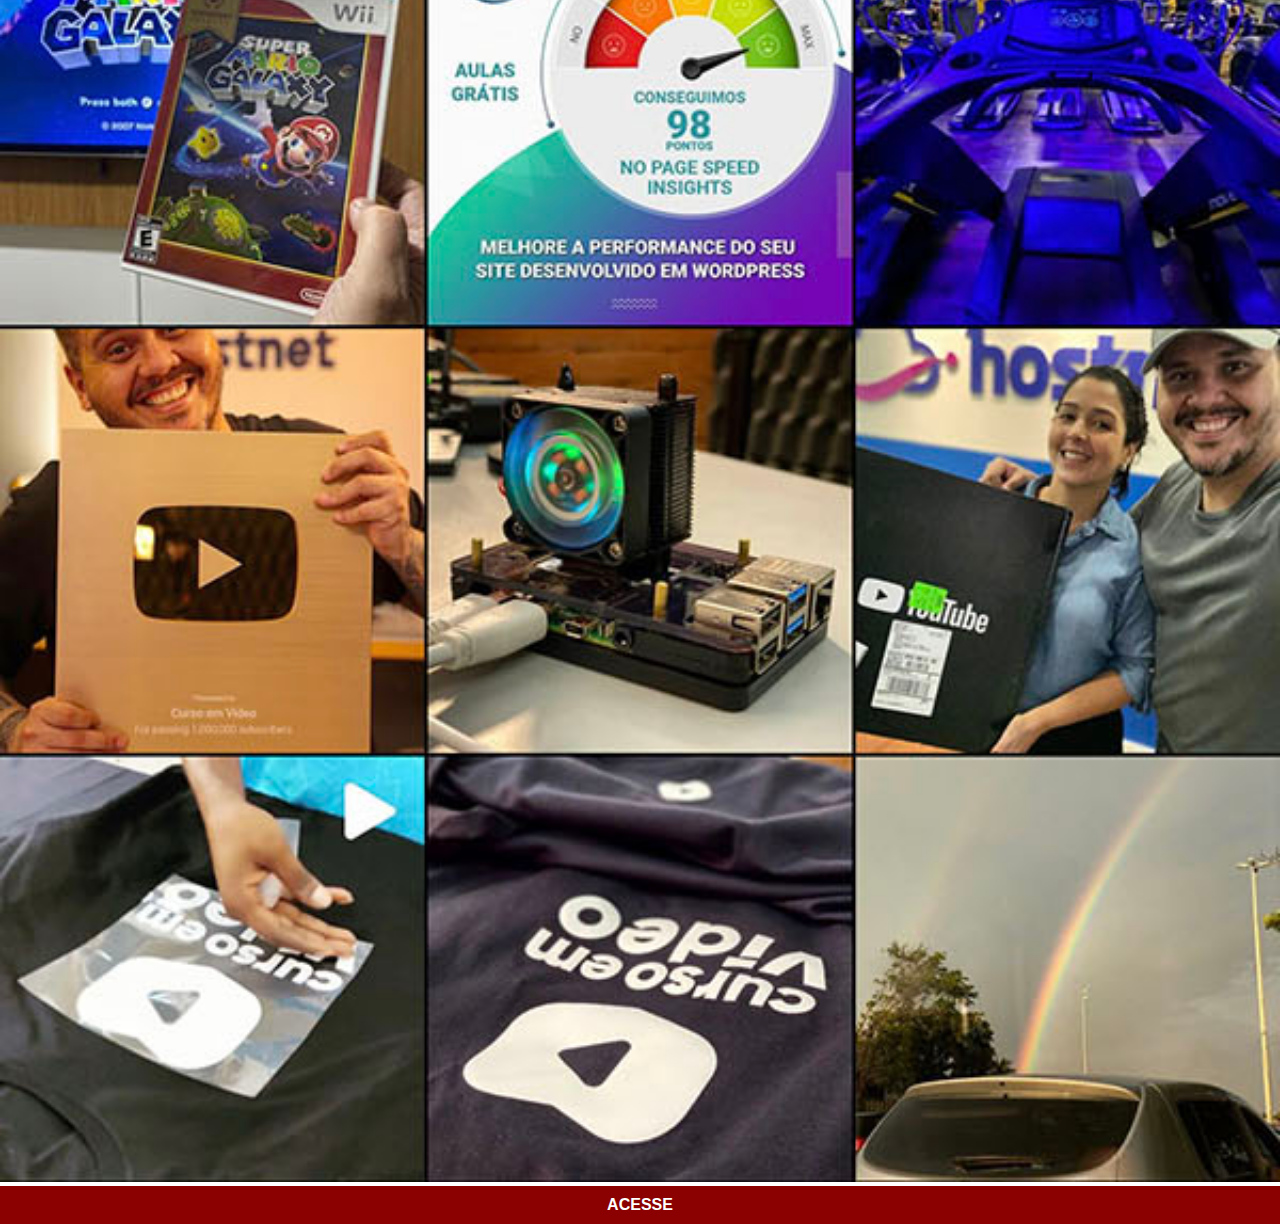
<file: redes/instagram.html>
<!DOCTYPE html>
<html lang="pt-br">
<head>
    <meta charset="UTF-8">
    <meta name="viewport" content="width=device-width, initial-scale=1.0">
    <title>Instagram</title>
    <link rel="stylesheet" href="../estilos/social.css">
</head>
<body>
    <img src="../imagens/tela-instagram.jpg" alt="Instagram">  
    <a href="#" target="_blank">ACESSE</a> 
</body>
</html>
</file>
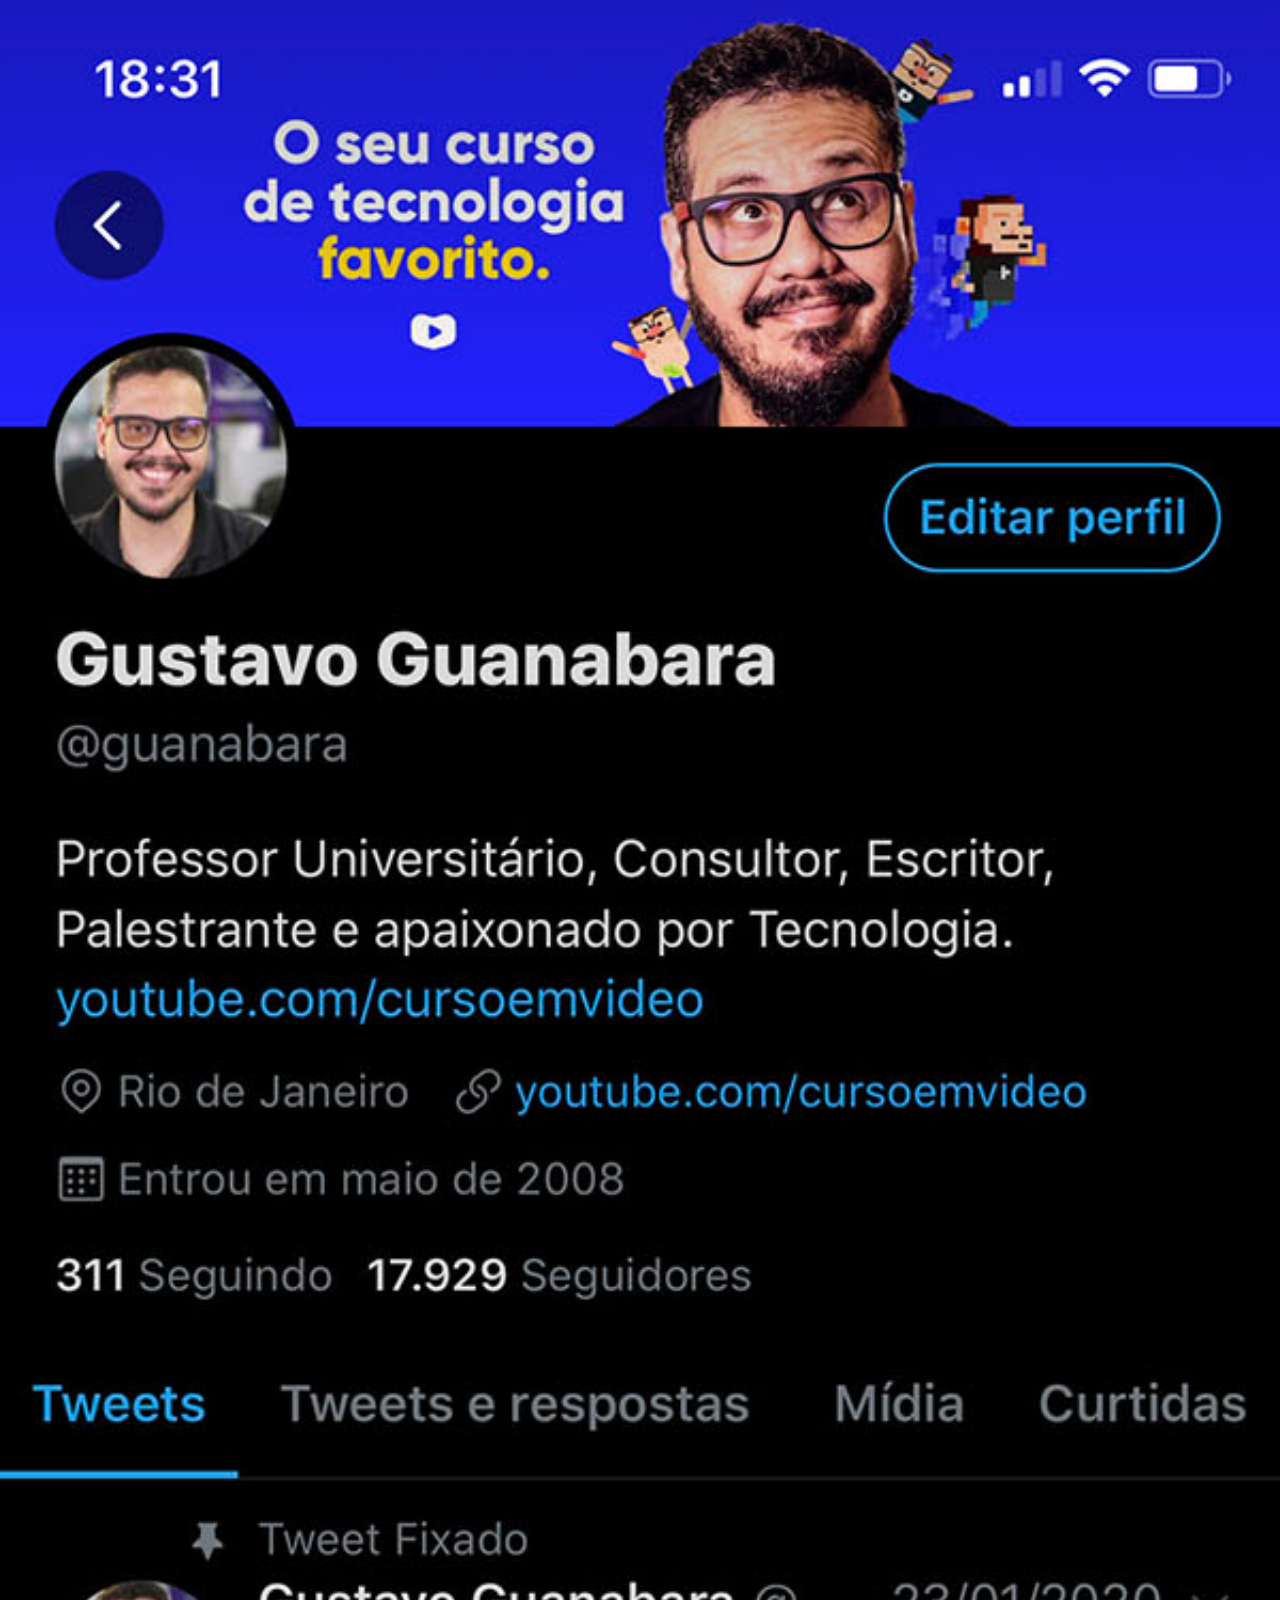
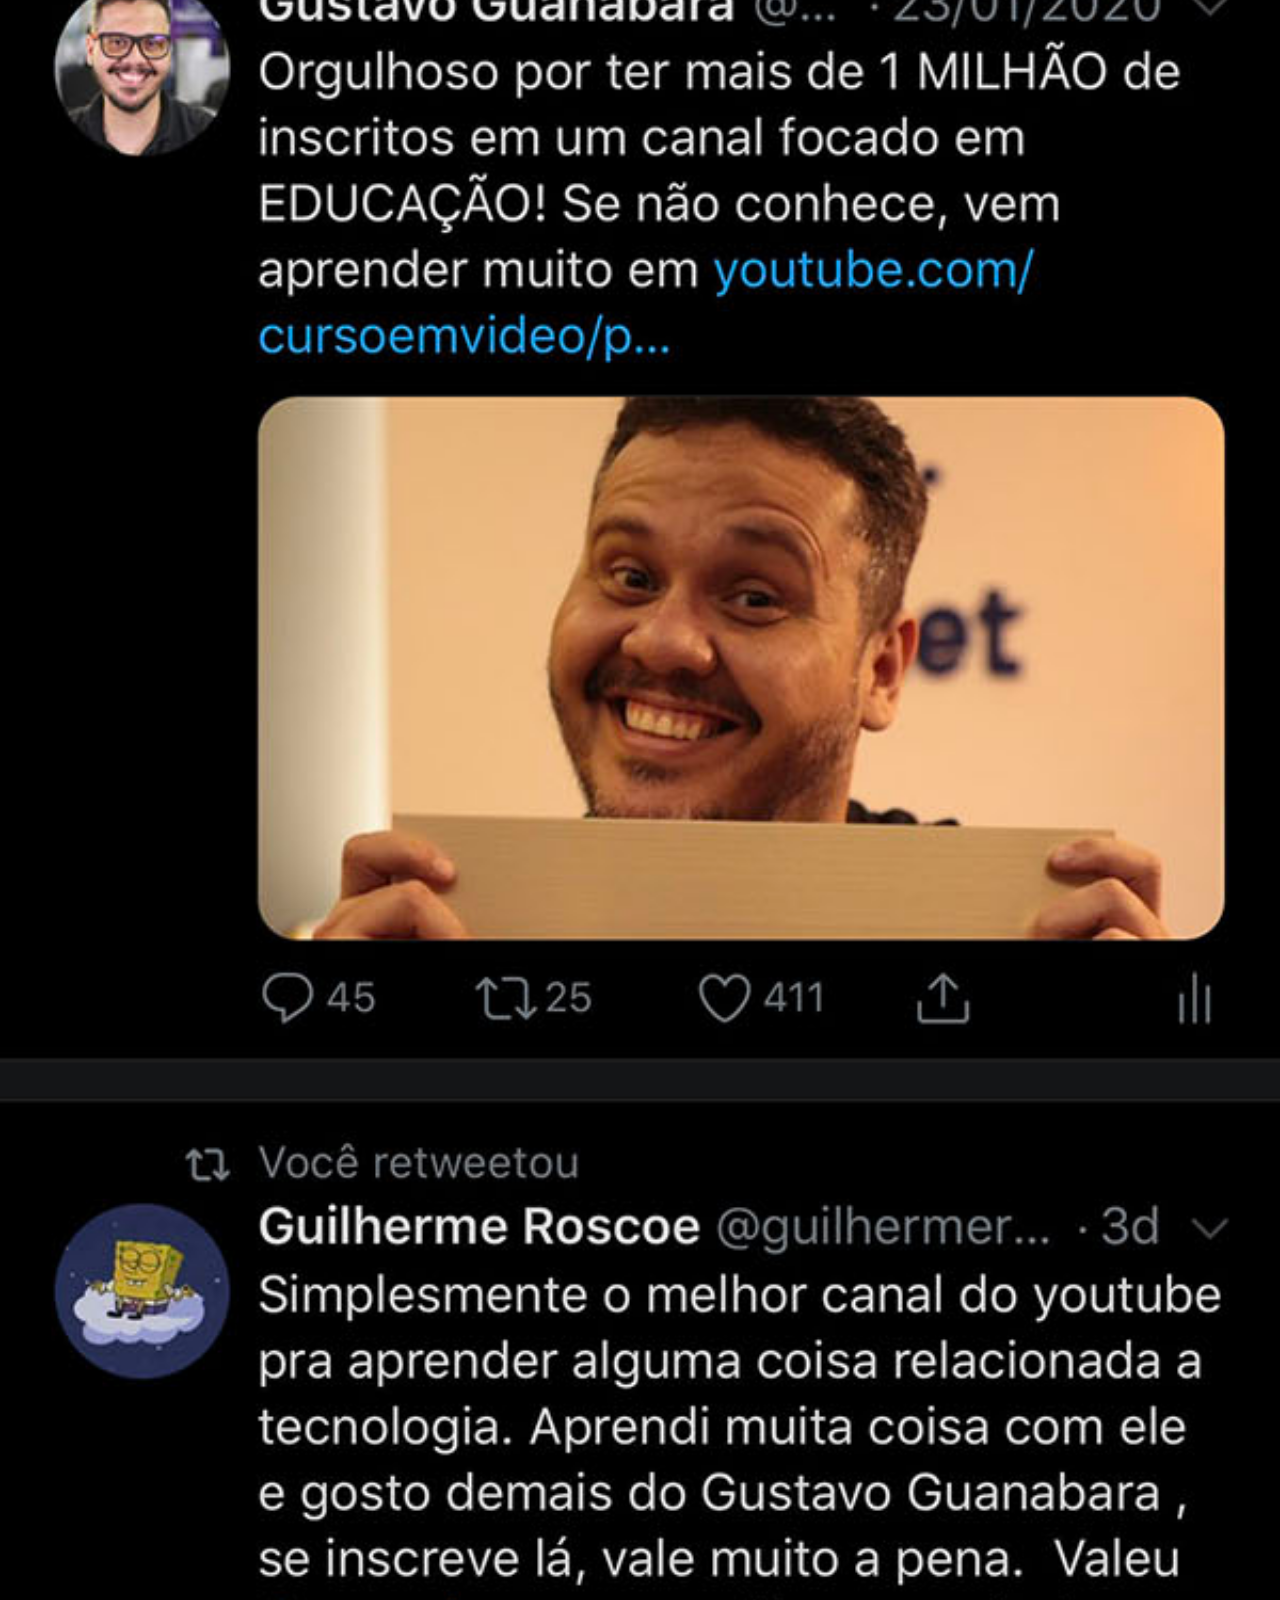
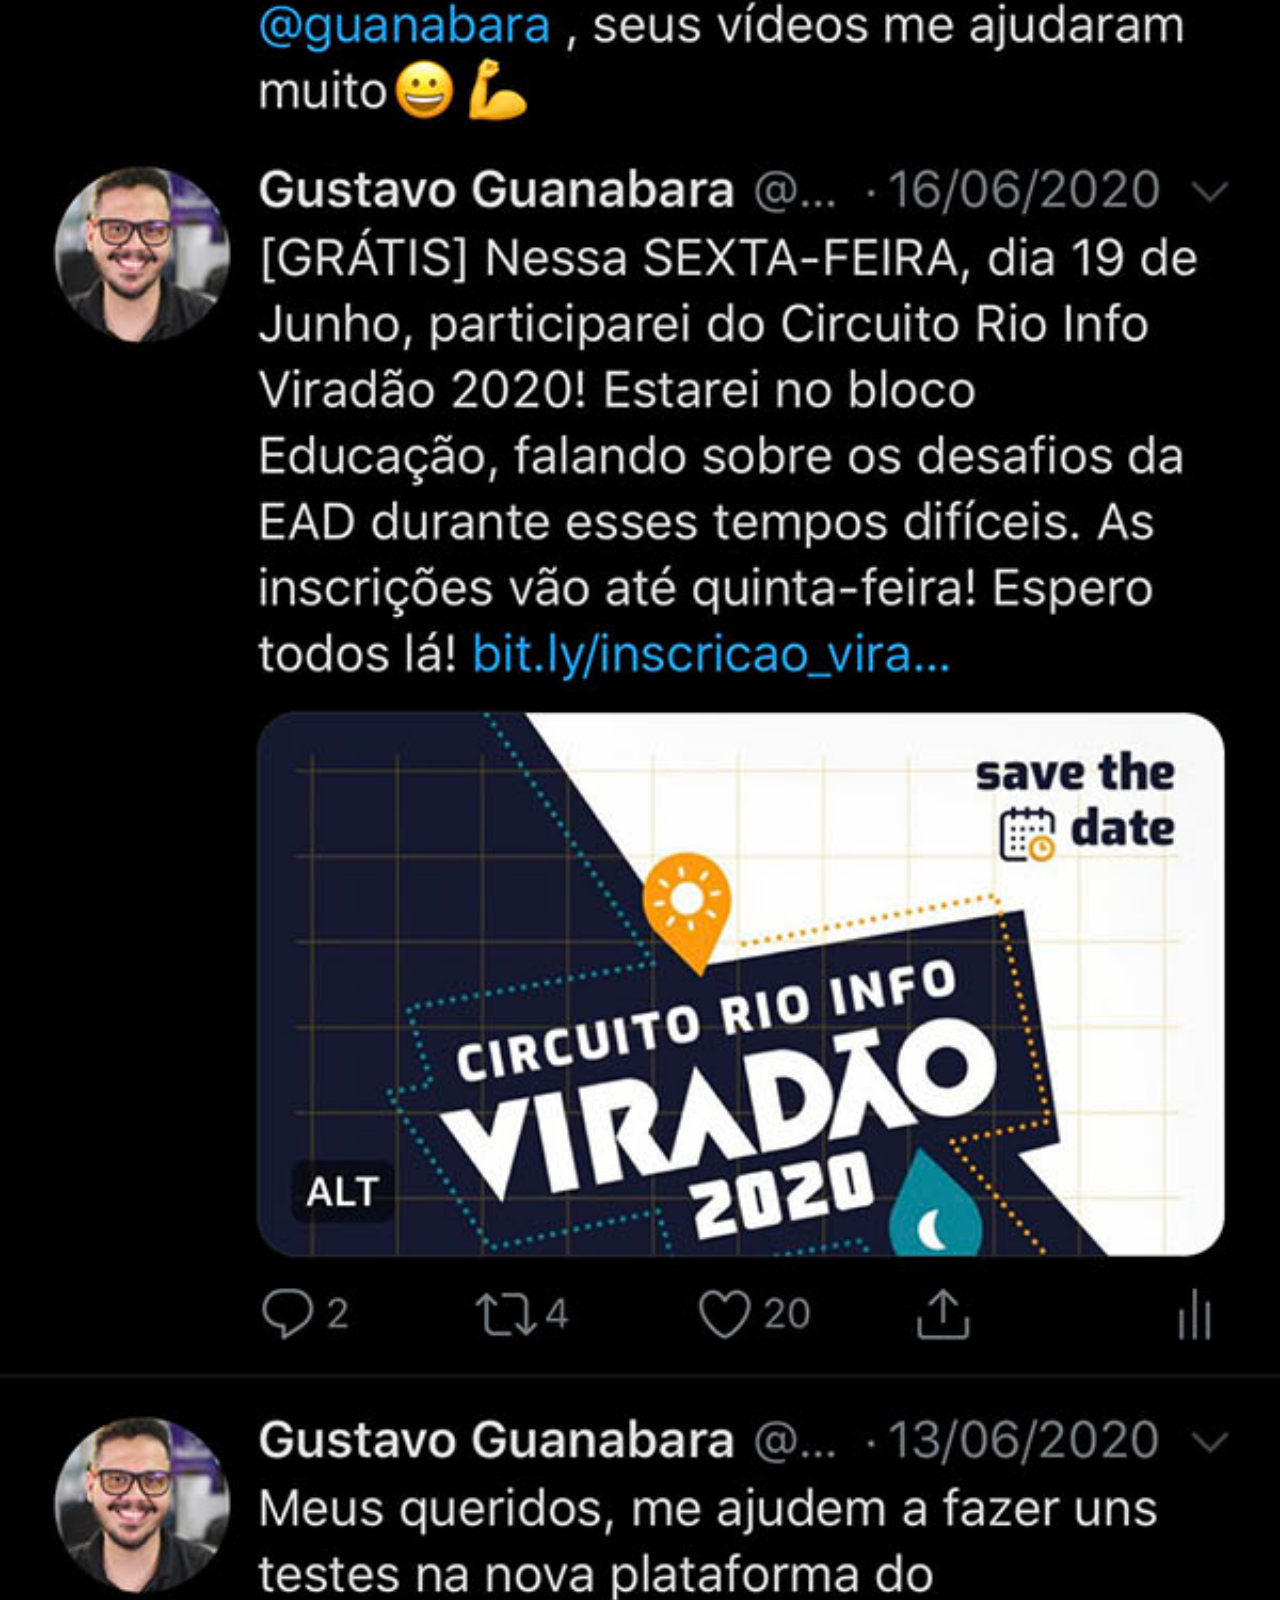
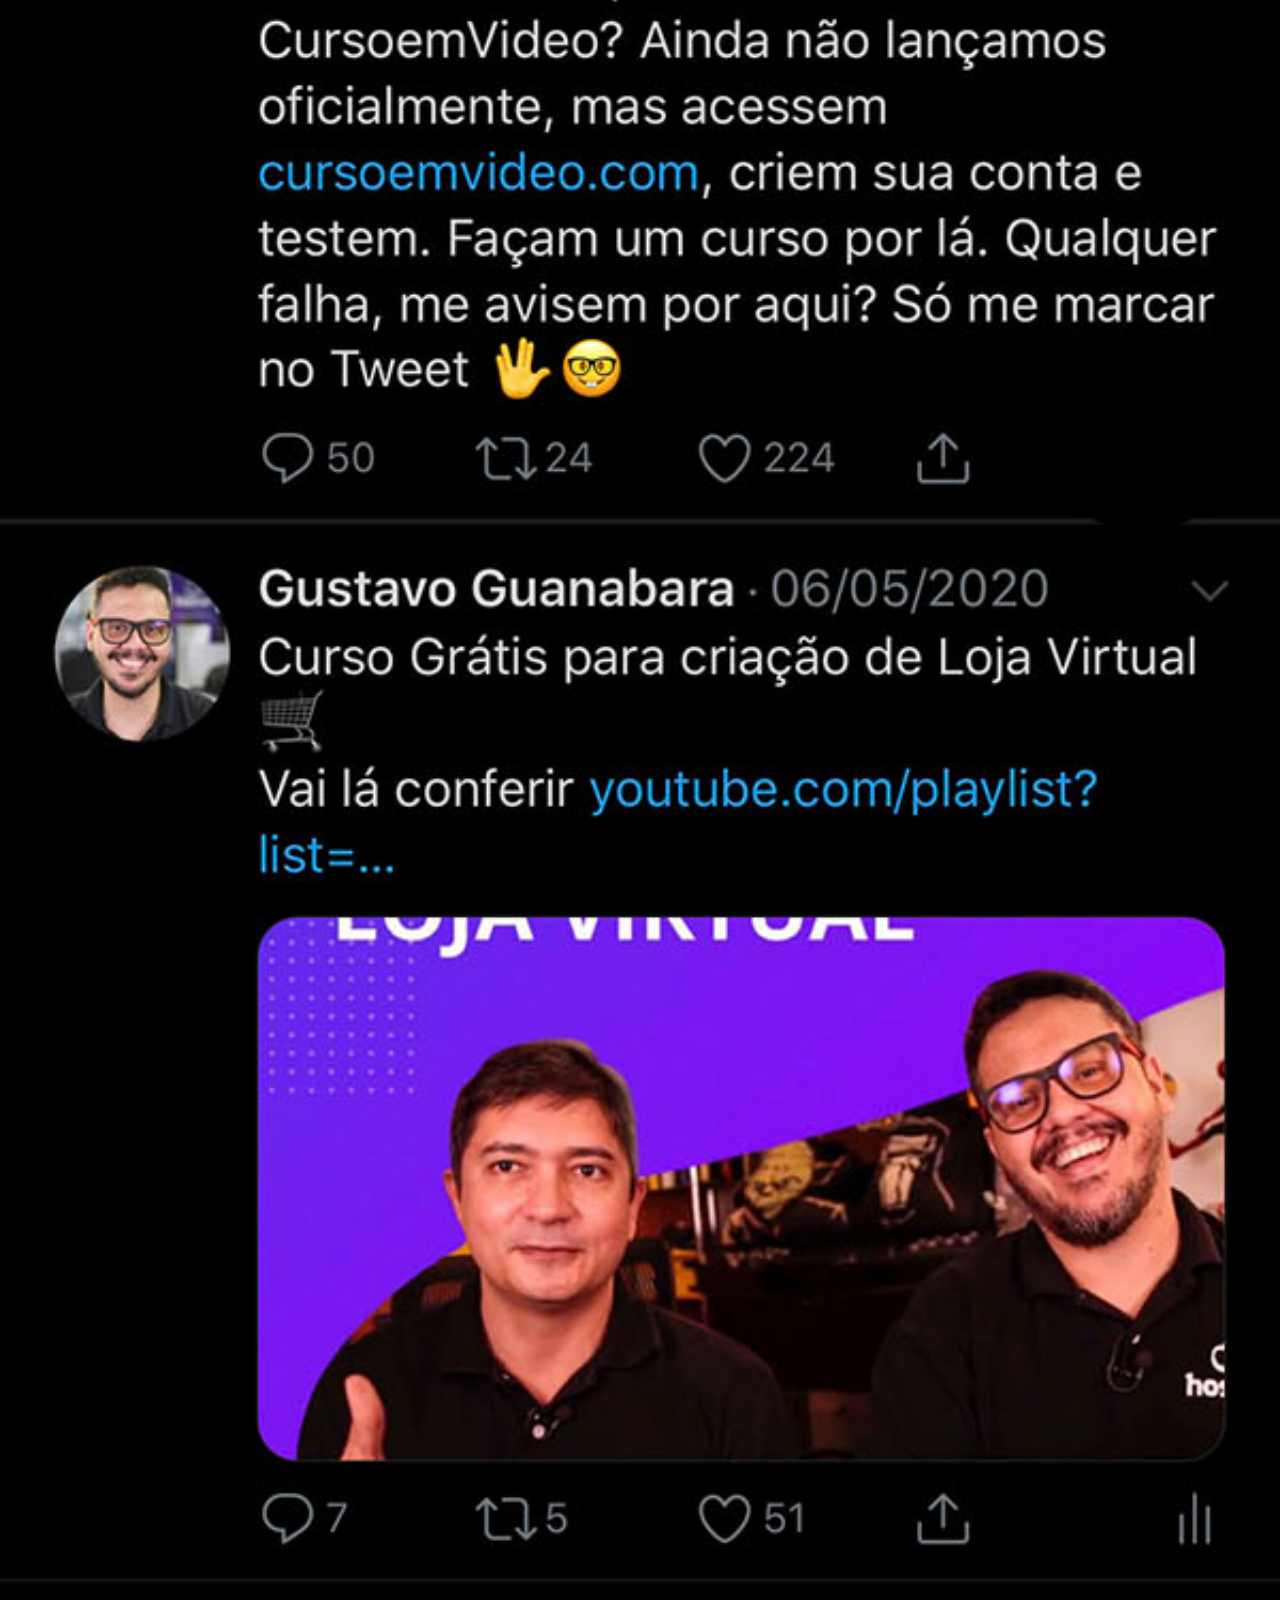
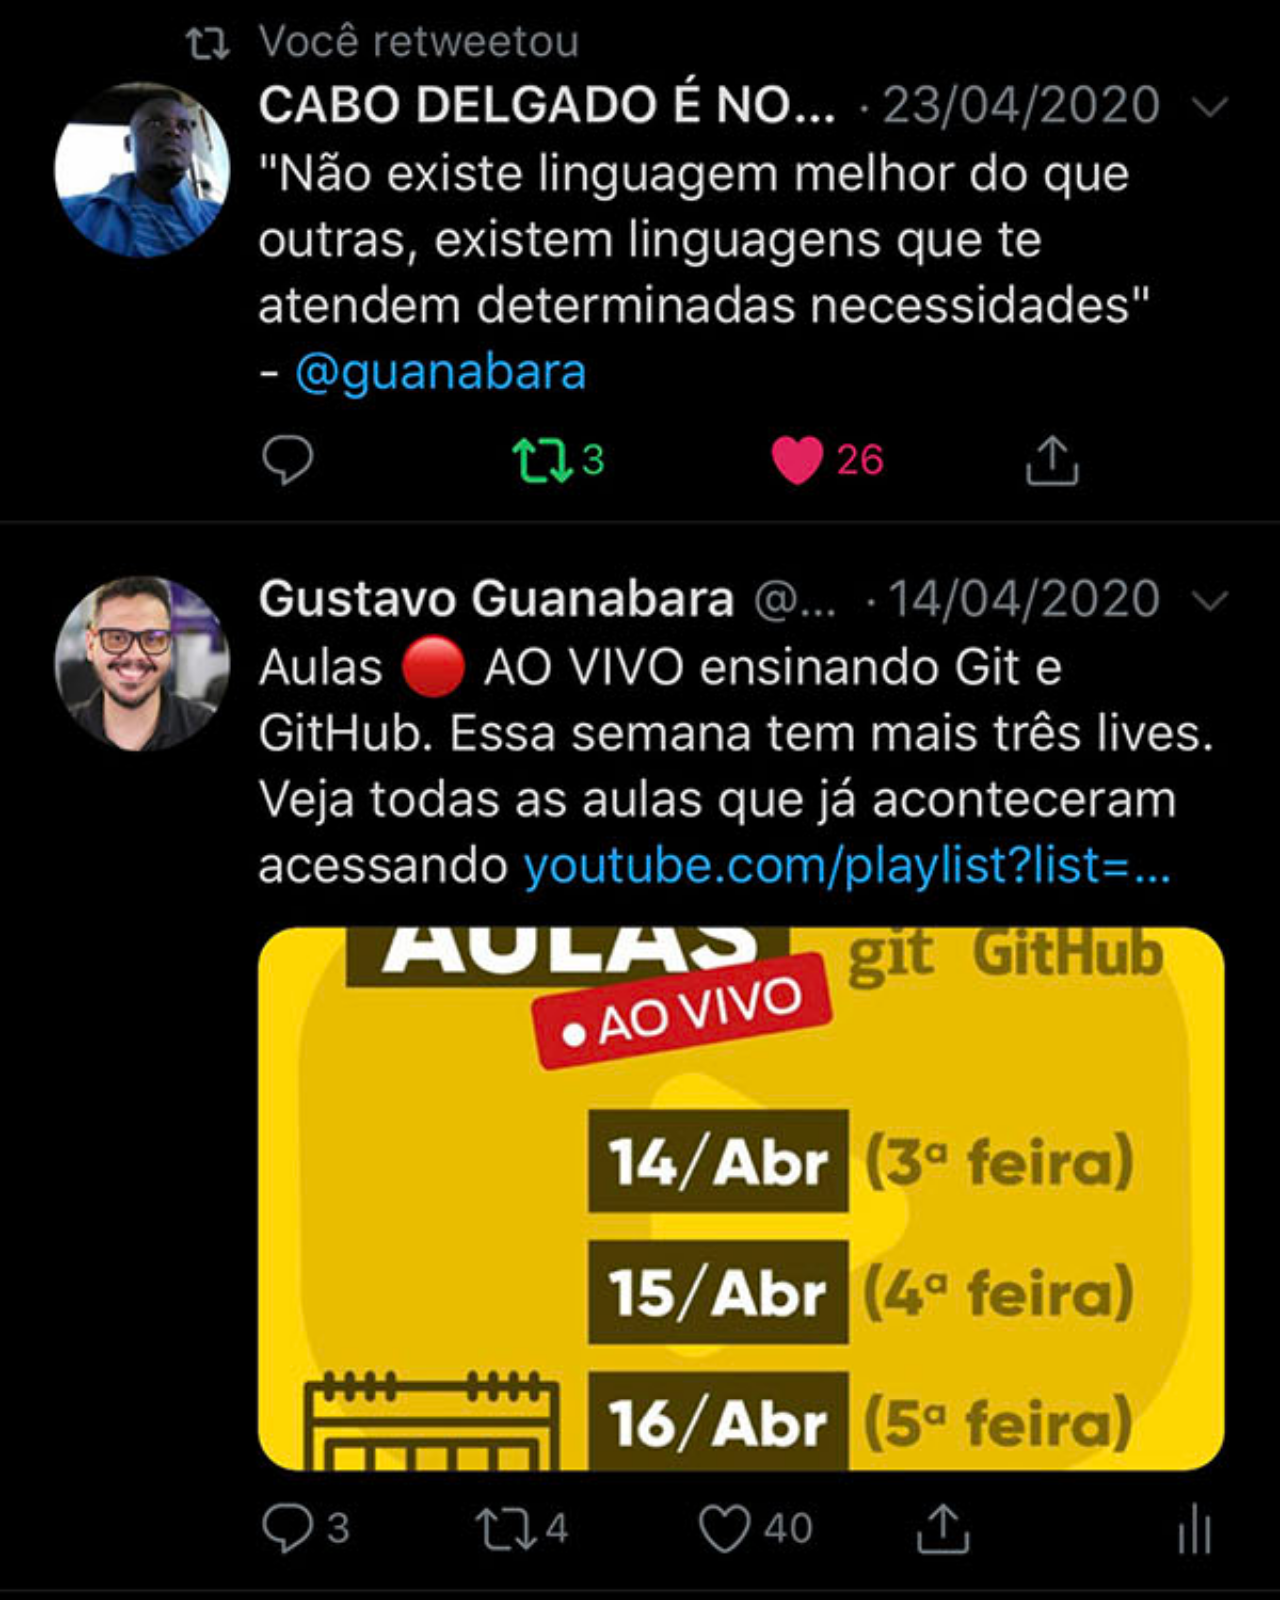
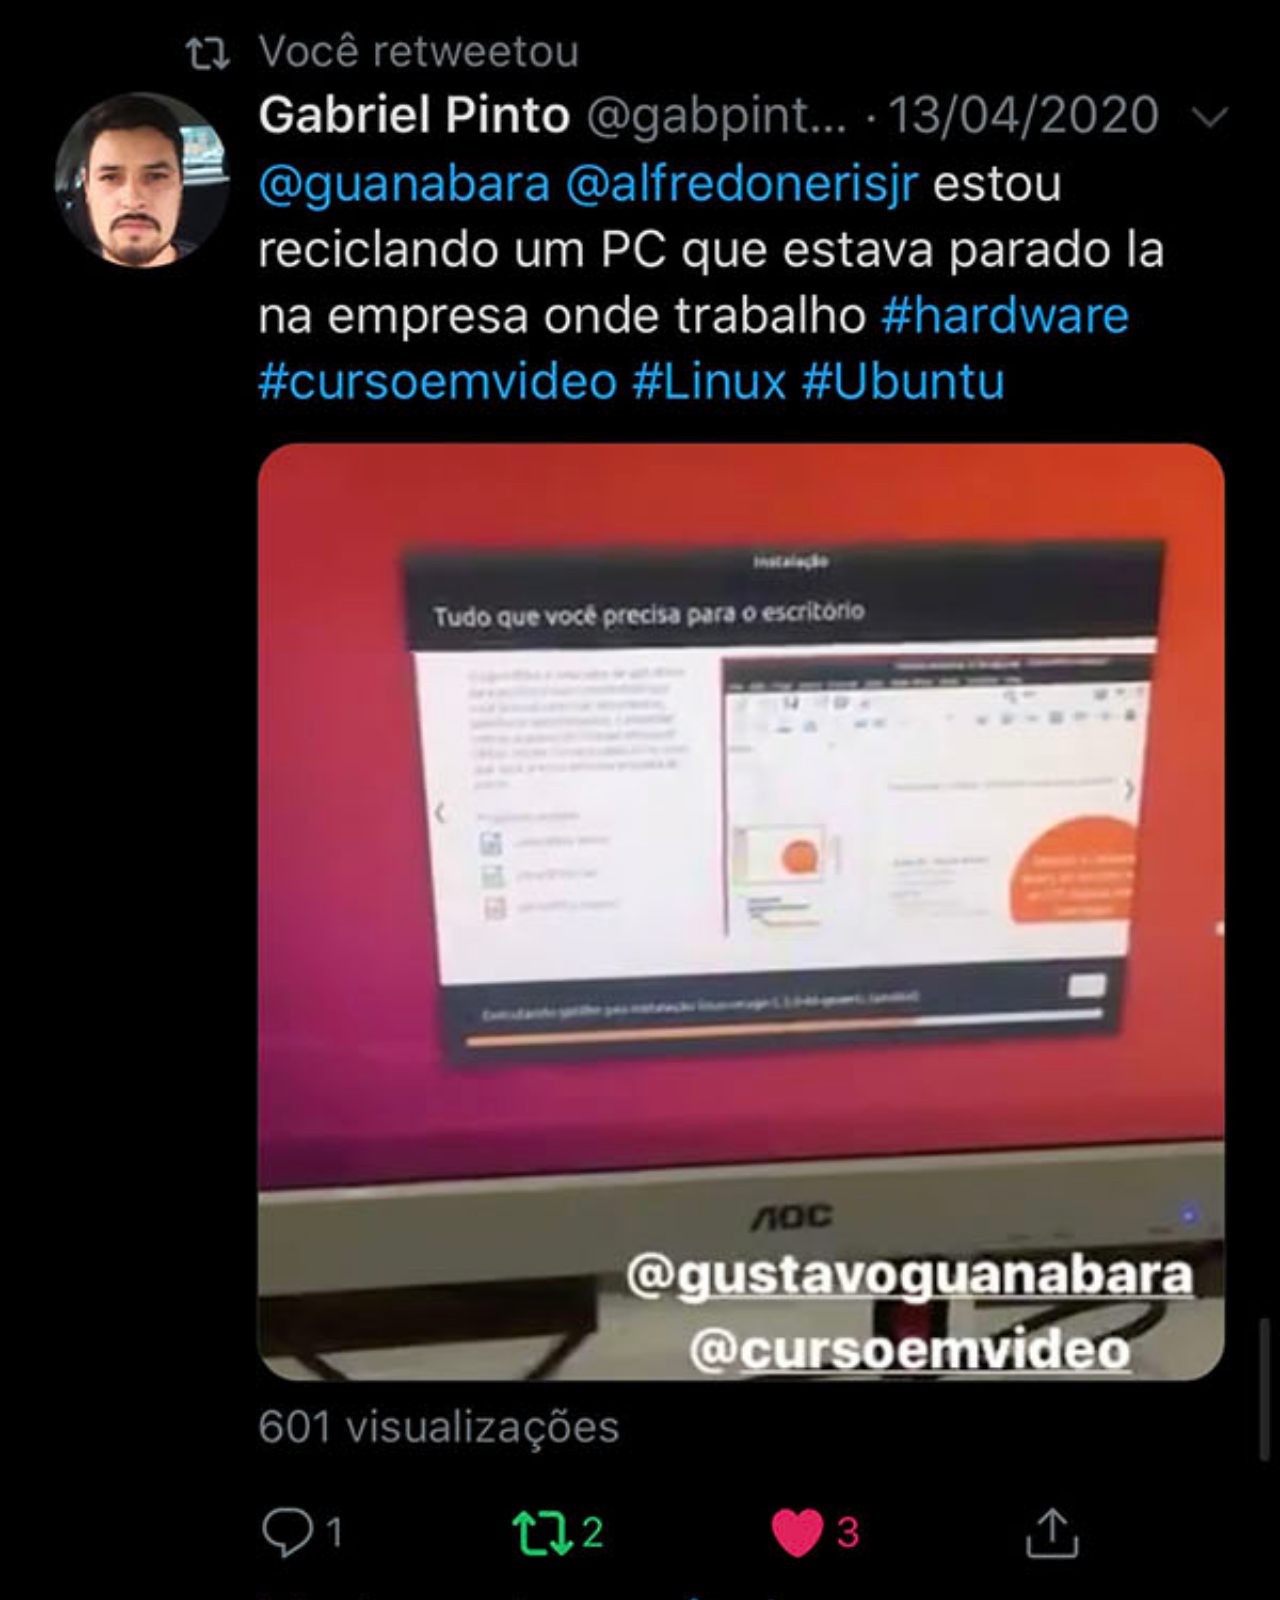
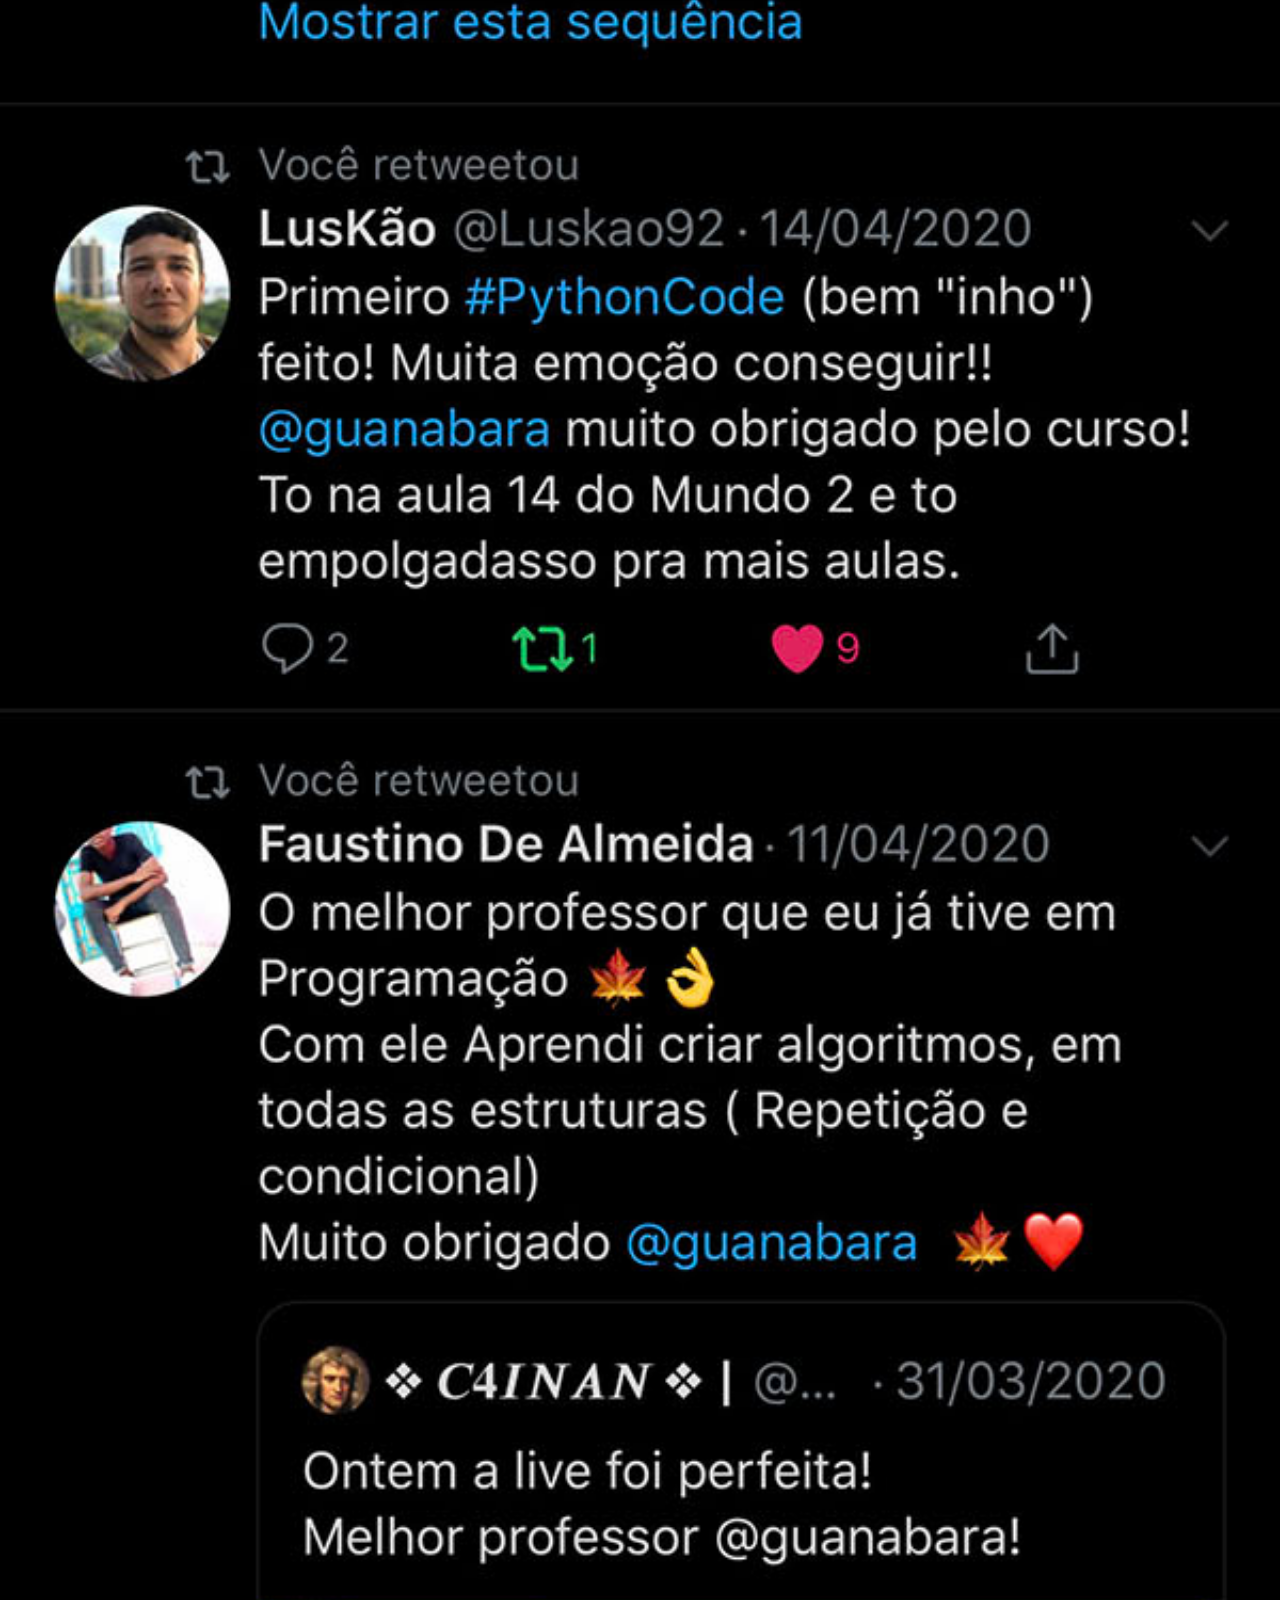
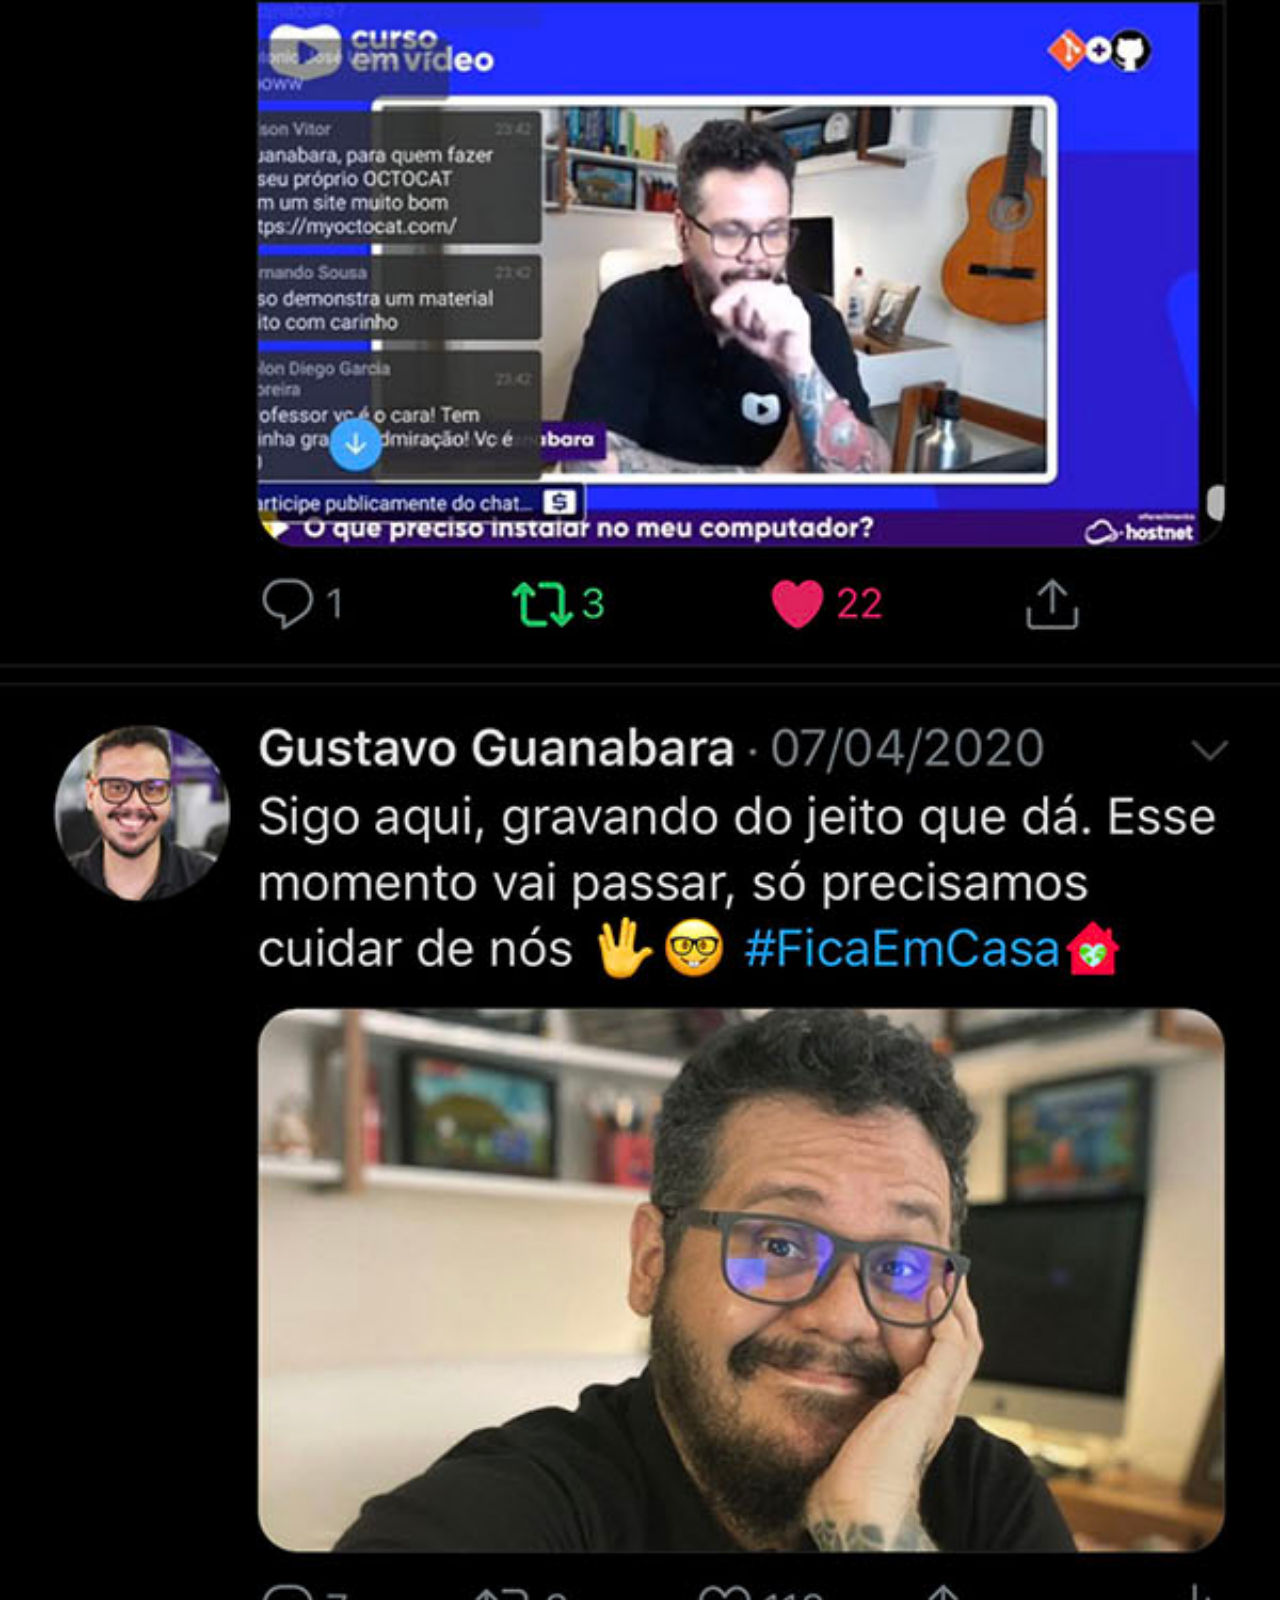
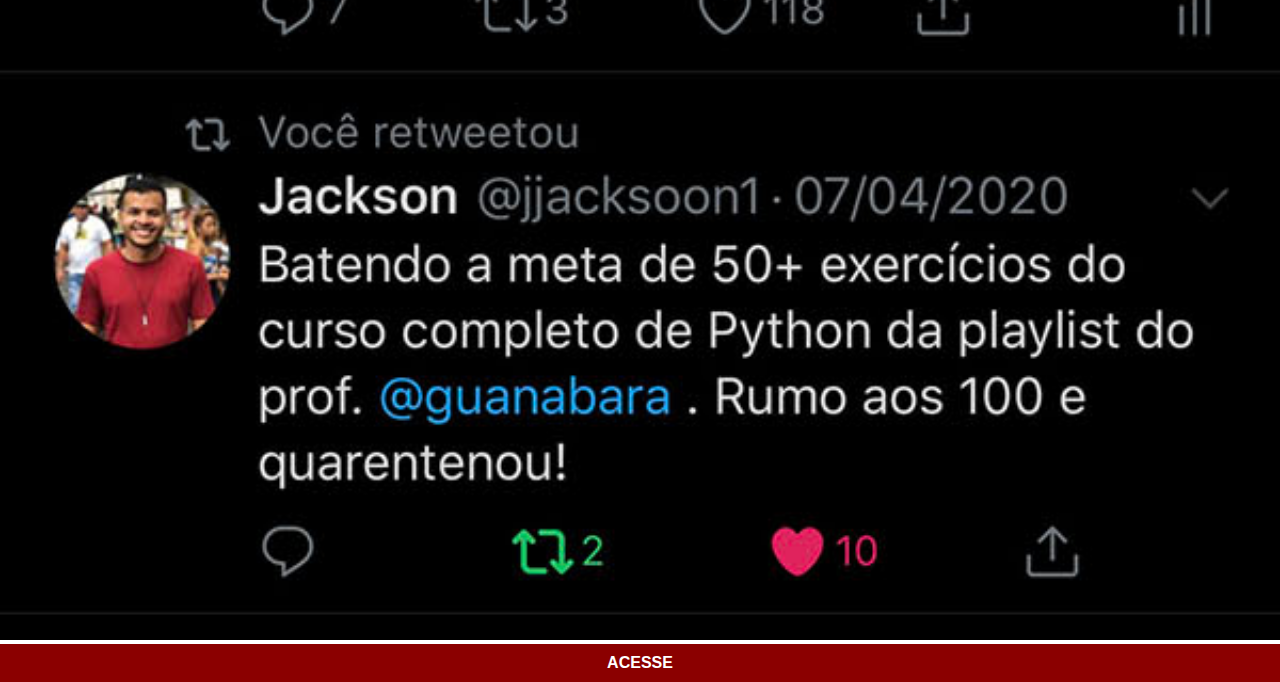
<file: redes/twitter.html>
<!DOCTYPE html>
<html lang="pt-br">
<head>
    <meta charset="UTF-8">
    <meta name="viewport" content="width=device-width, initial-scale=1.0">
    <title>Twitter</title>
    <link rel="stylesheet" href="../estilos/social.css">
</head>
<body>
    <img src="../imagens/tela-twitter.jpg" alt="Twitter">
    <a href="#" target="_blank">ACESSE</a>   
</body>
</html>
</file>
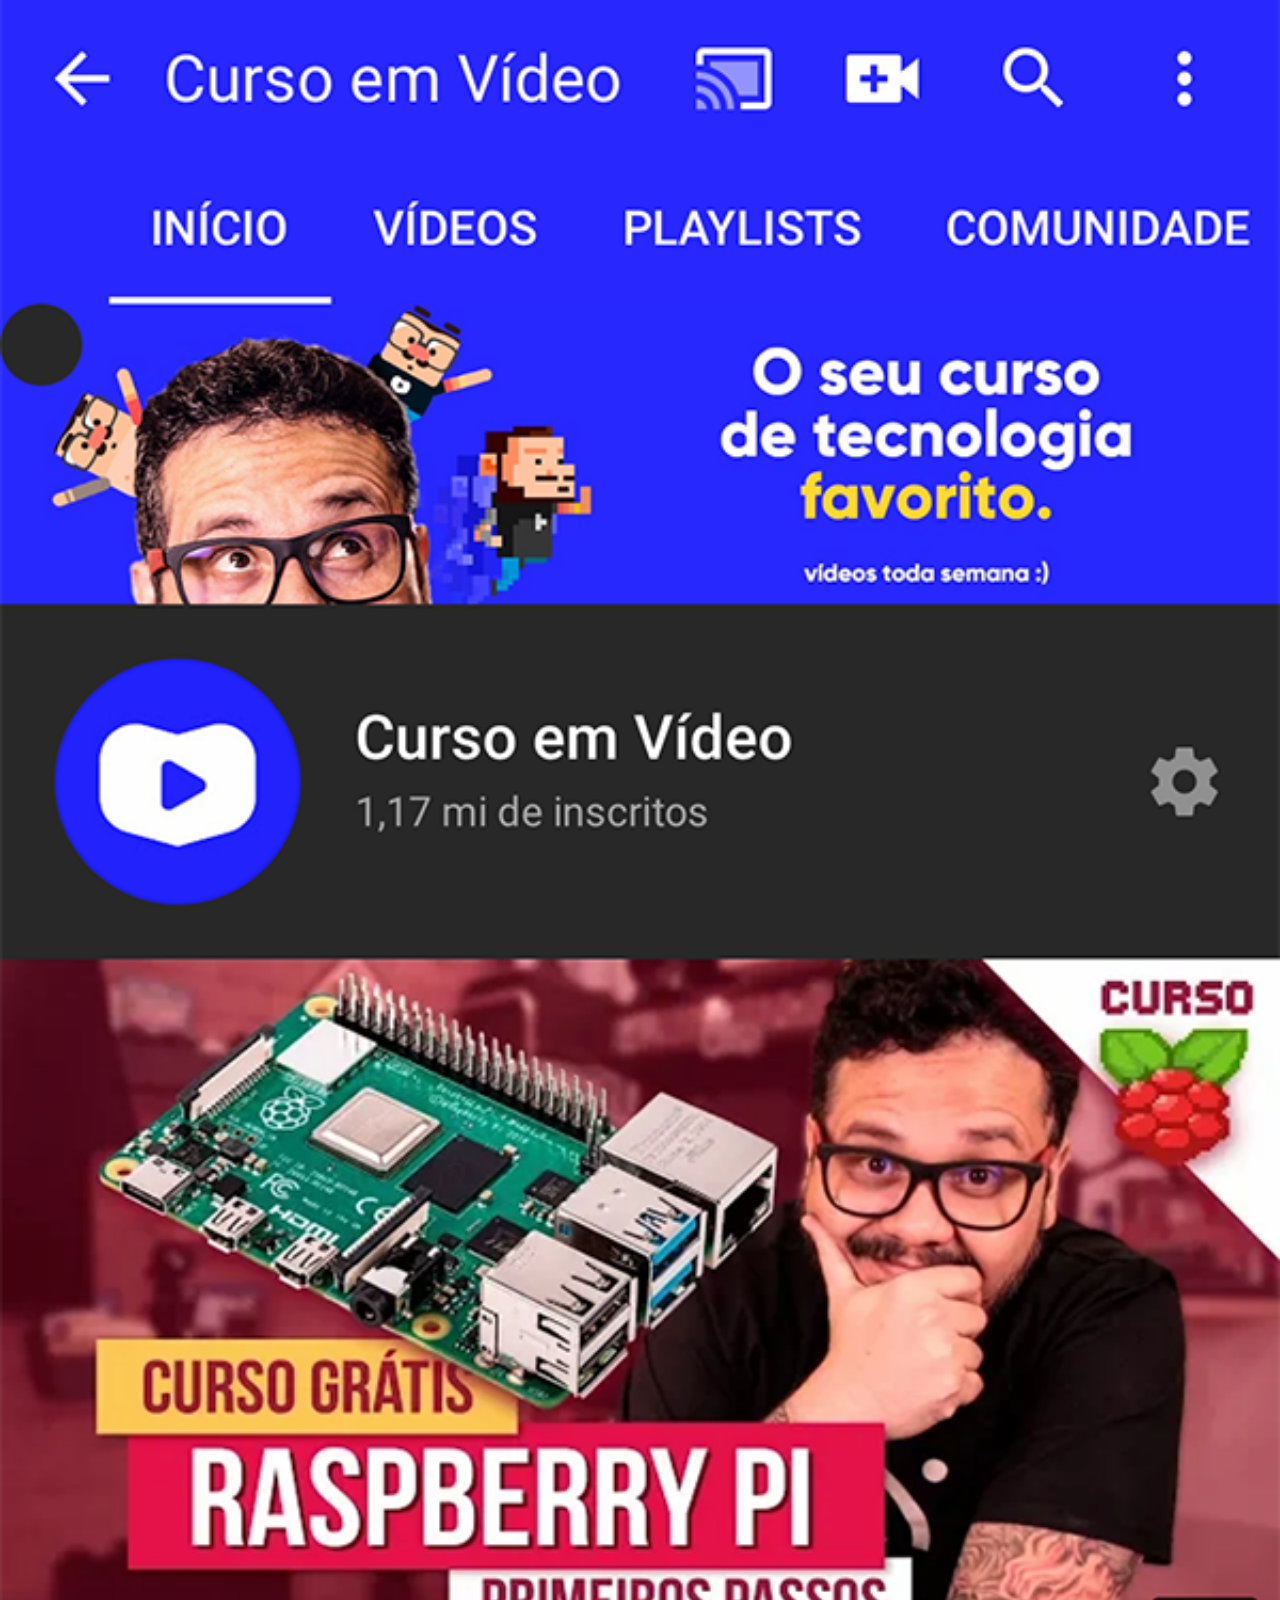
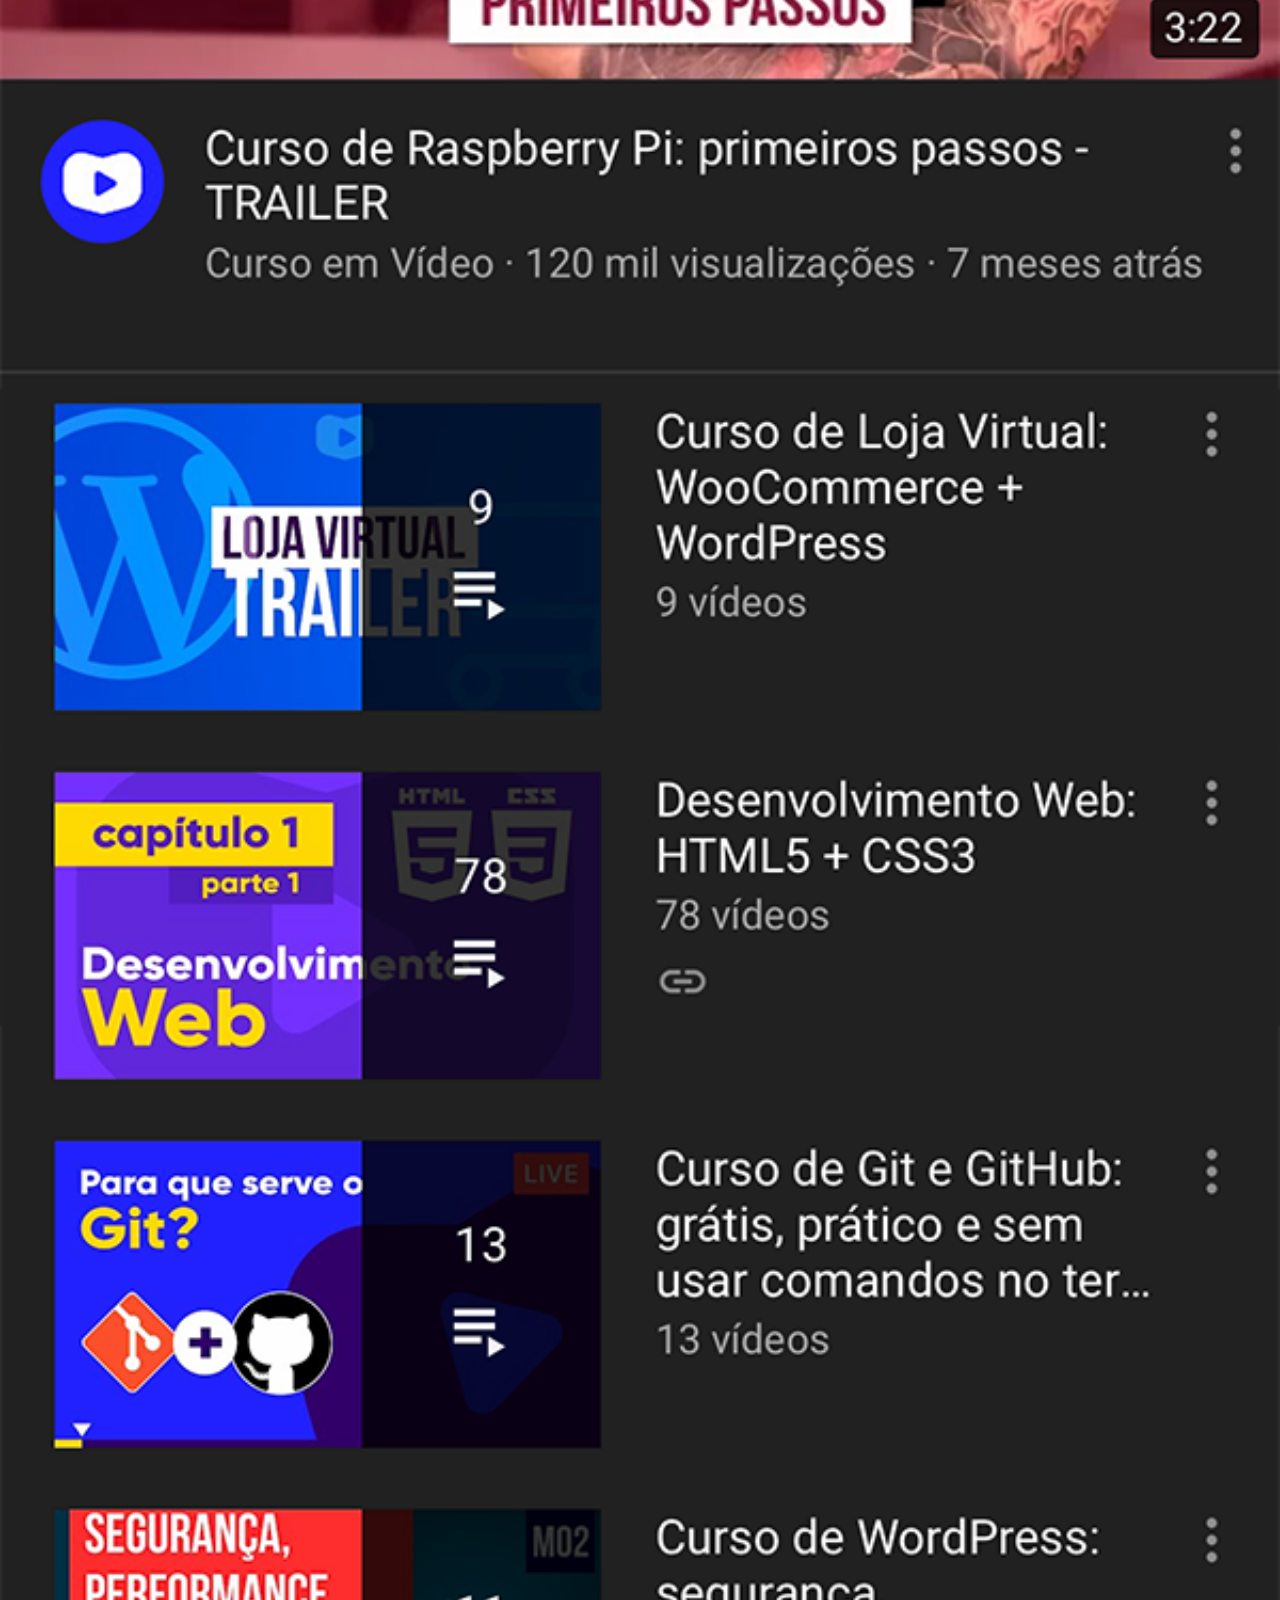
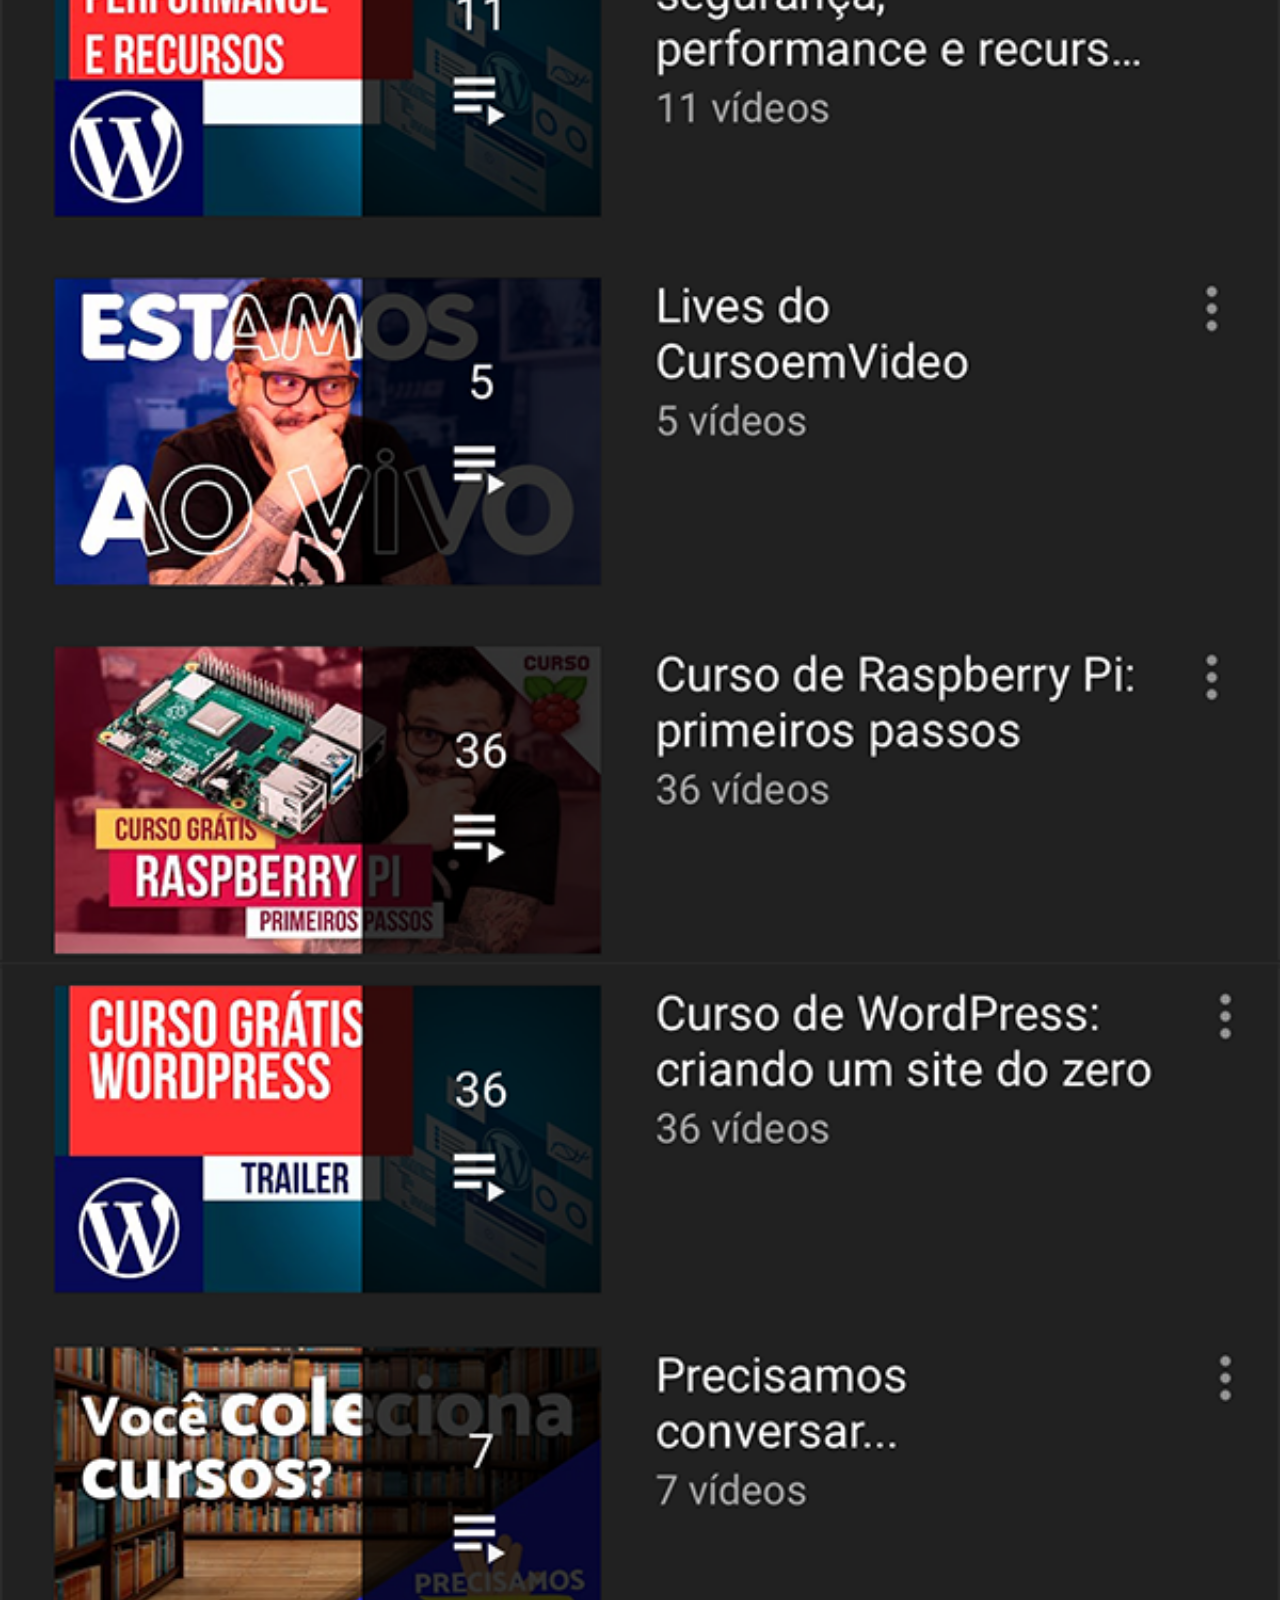
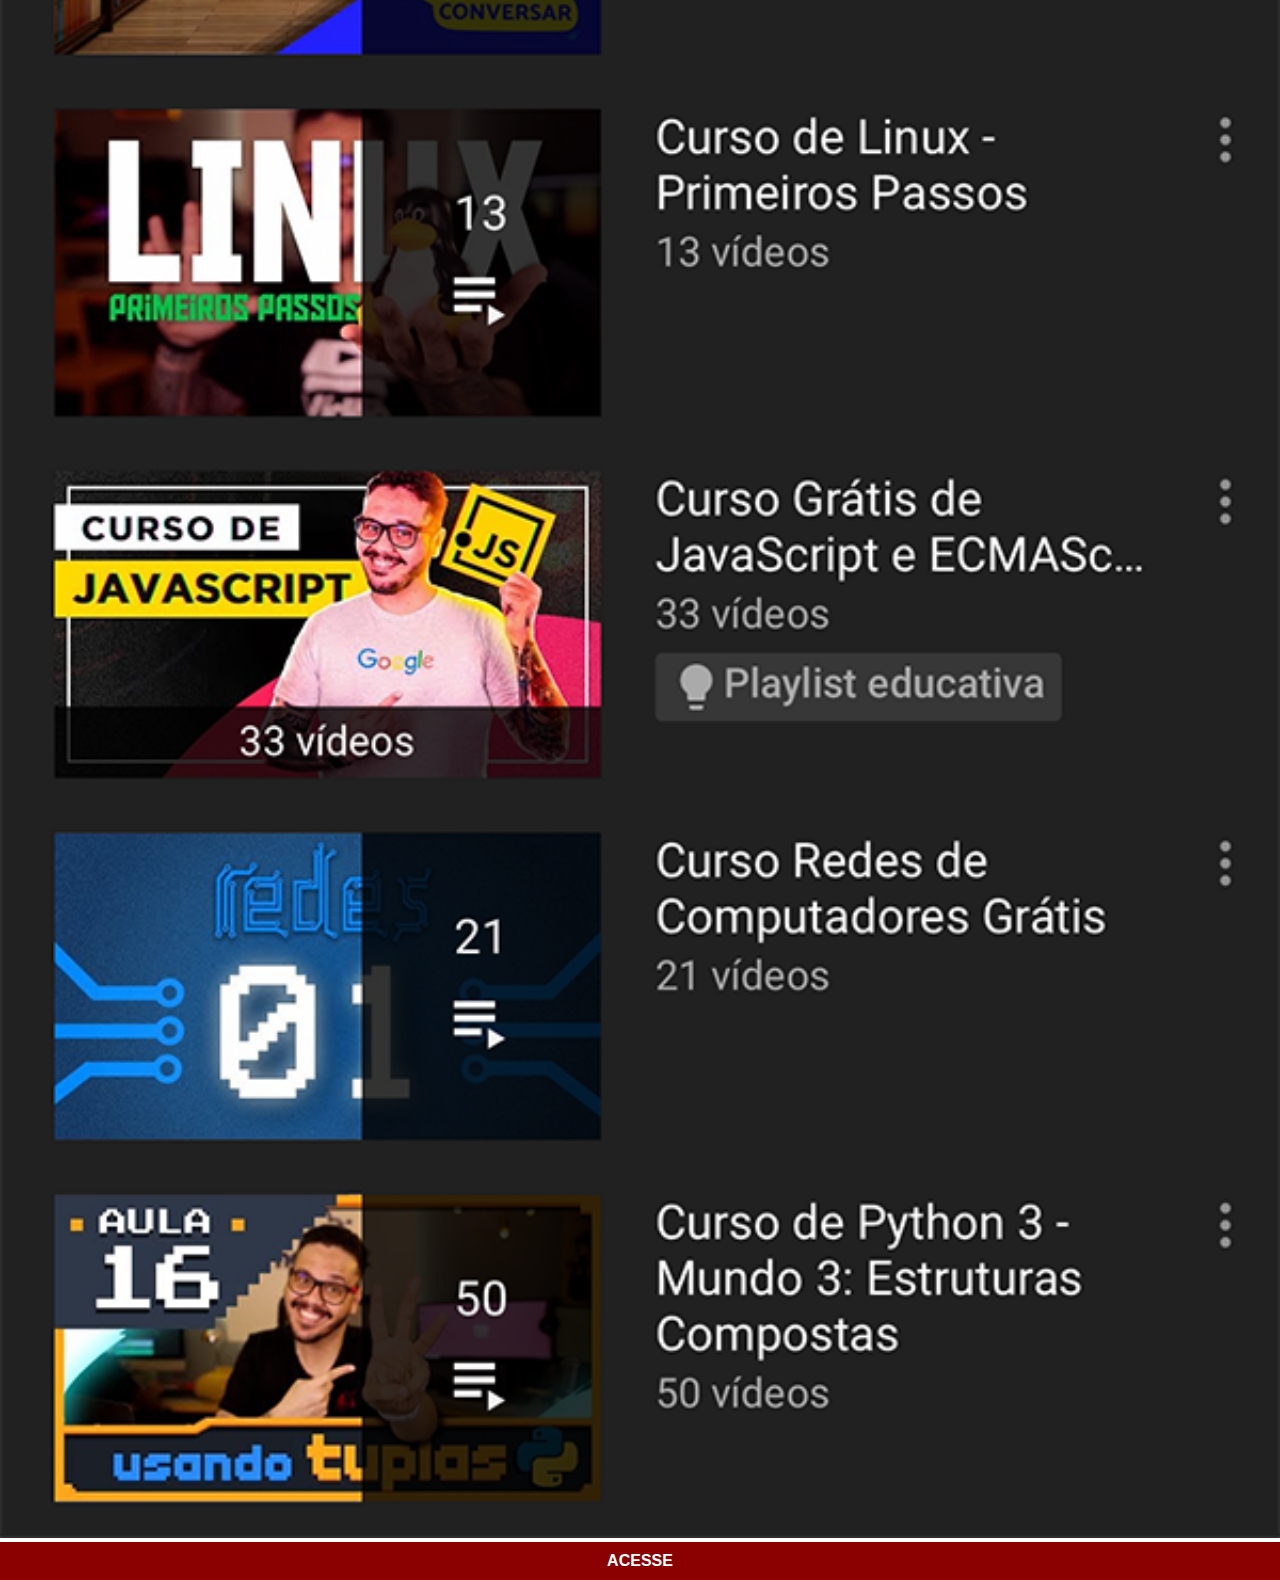
<file: redes/youtube.html>
<!DOCTYPE html>
<html lang="pt-br">
<head>
    <meta charset="UTF-8">
    <meta name="viewport" content="width=device-width, initial-scale=1.0">
    <title>Youtube</title>
    <link rel="stylesheet" href="../estilos/social.css">
</head>
<body>
    <img src="../imagens/tela-youtube.png" alt="Youtube">   
    <a href="https://www.youtube.com/c/CursoemV%C3%ADdeo" target="_blank">ACESSE</a>
</body>
</html>
</file>
<file: estilos/style.css>
@charset "UTF-8";

* {
    margin: 0;
    padding: 0;
    font-family: Arial, Helvetica, sans-serif;
}

html, body {
    height: 100vh;
    width: 100vw;
    background: url(../imagens/fundo-madeira.jpg) no-repeat top center;
    background-size: cover;
    background-attachment: fixed;
}

main {
    position: relative;
    height: 100vh;
}

#telefone {
    position: absolute;
    top: 50%;
    left: 50%;
    transform: translate(-50%, -50%);
    height: 627px;
    width: 311px;
    background: url(../imagens/frame-iphone.png) no-repeat;
}

iframe#tela {
    position: relative;
    top: 80px;
    left: 22px;
    width: 267px;
    height: 471px;
}

#redes-socias > a > img {
    width: 50px;
    margin: 10px; 
    border-radius: 50%; 
    box-shadow: 2px 2px 5px rgba(0, 0, 0, 0.432);
    box-sizing: border-box;
}

#redes-socias img:hover {
    border: 2px solid rgba(255, 255, 255, 0.767);
    transform: translate(-3px -3px);
    box-shadow: 5px 5px 10px rgba(0, 0, 0, 0.623);
    transition: transform 0.8s, border 0.9s;
}
</file>
<file: estilos/social.css>
@charset "UTF-8";

* {
    margin: 0px;
    padding: 0px;
    font-family: Arial, Helvetica, sans-serif;
}

::-webkit-scrollbar {
    width: 0px;
    height: 0px;
}

img {
    width: 100vw;
    
}

a {
    display: block;
    background-color: darkred;
    color: white;
    padding: 10px;
    text-align: center;
    font-weight: bolder;
    text-decoration: none;
}

a:hover {
    background-color: red;
}
</file>
